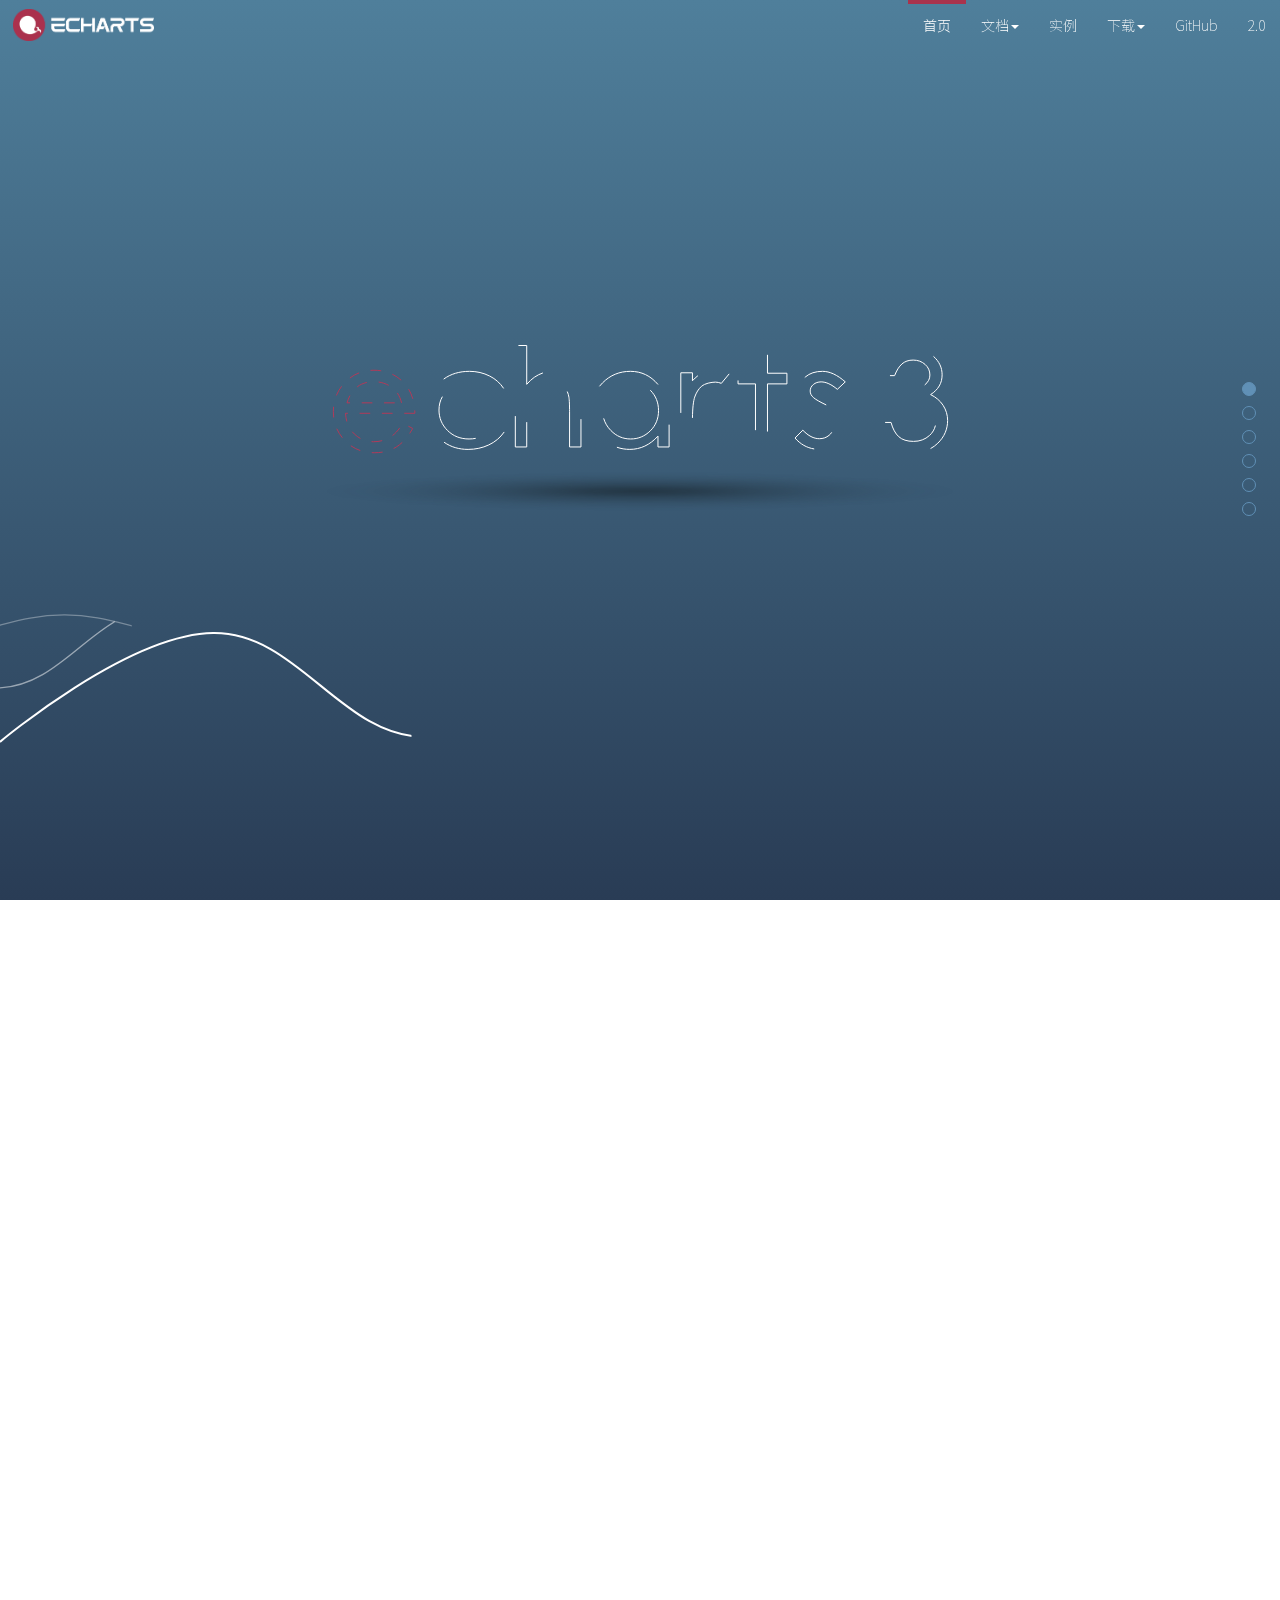
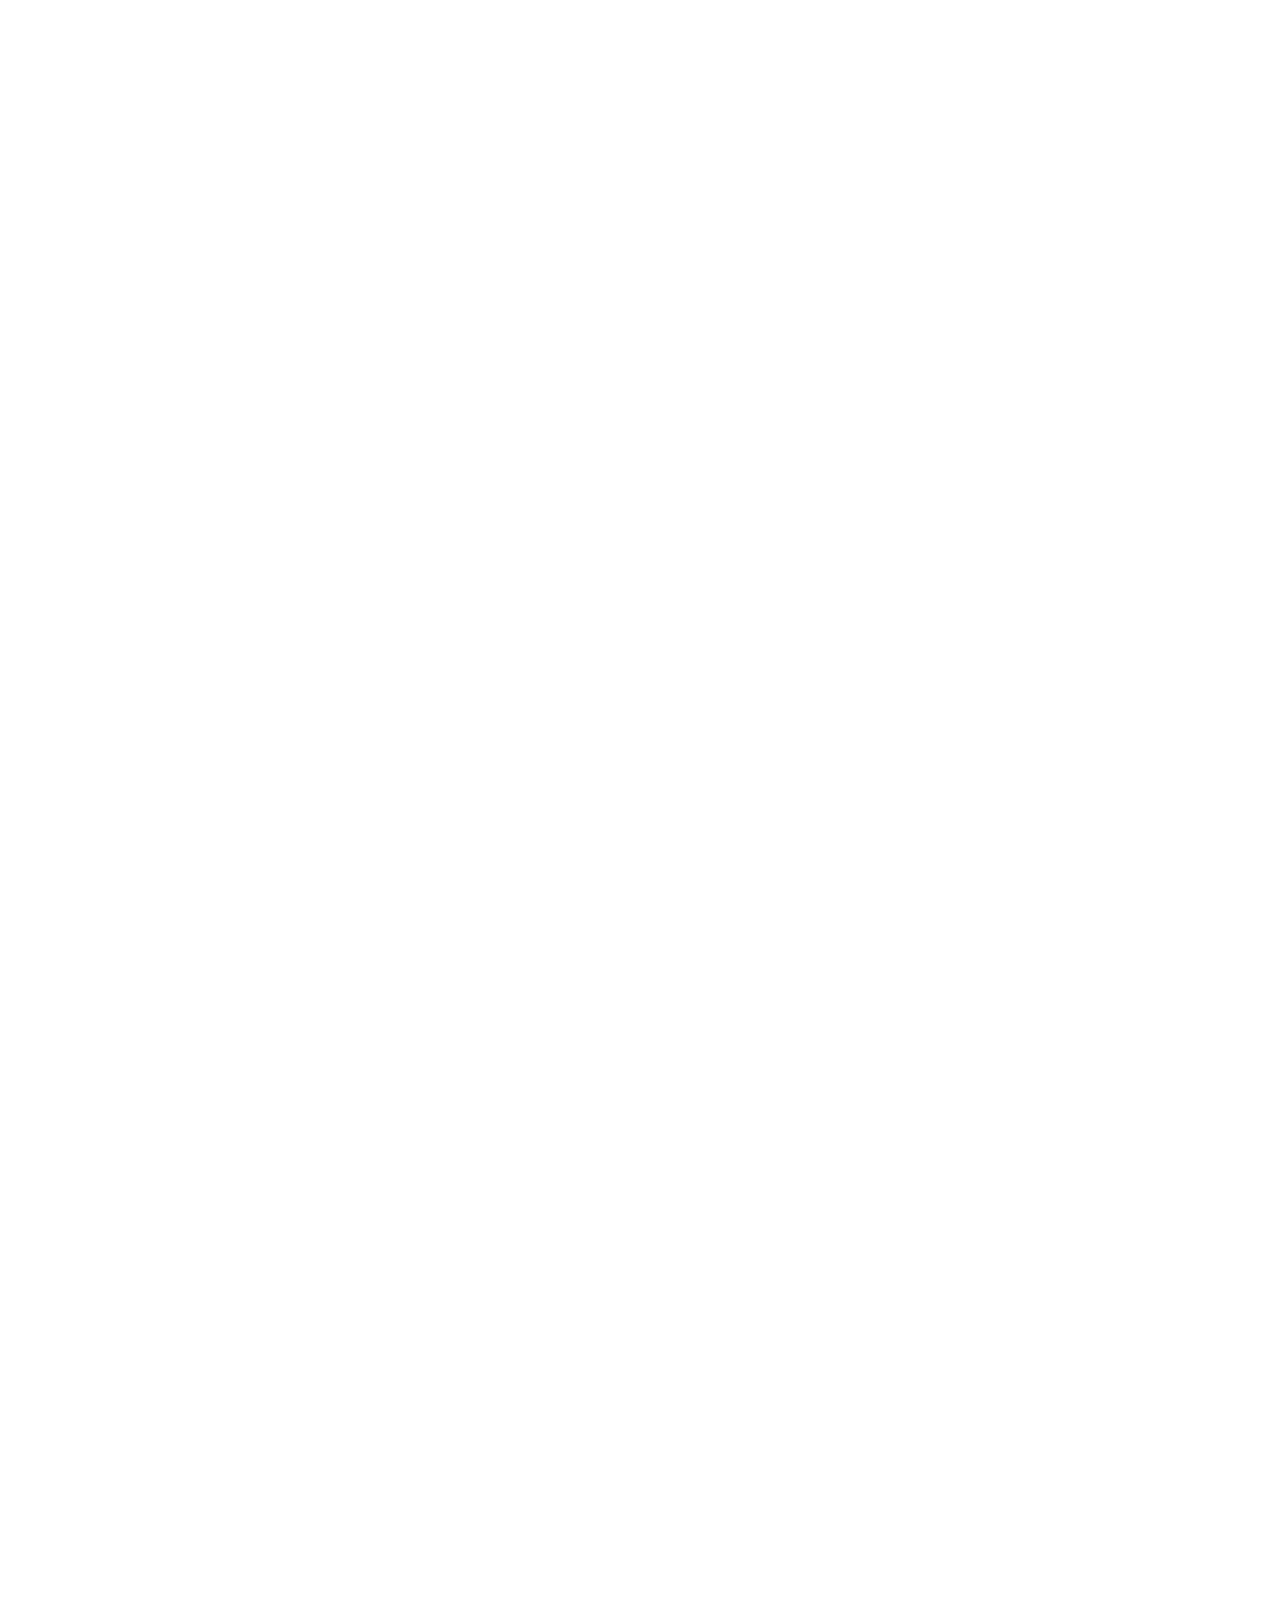
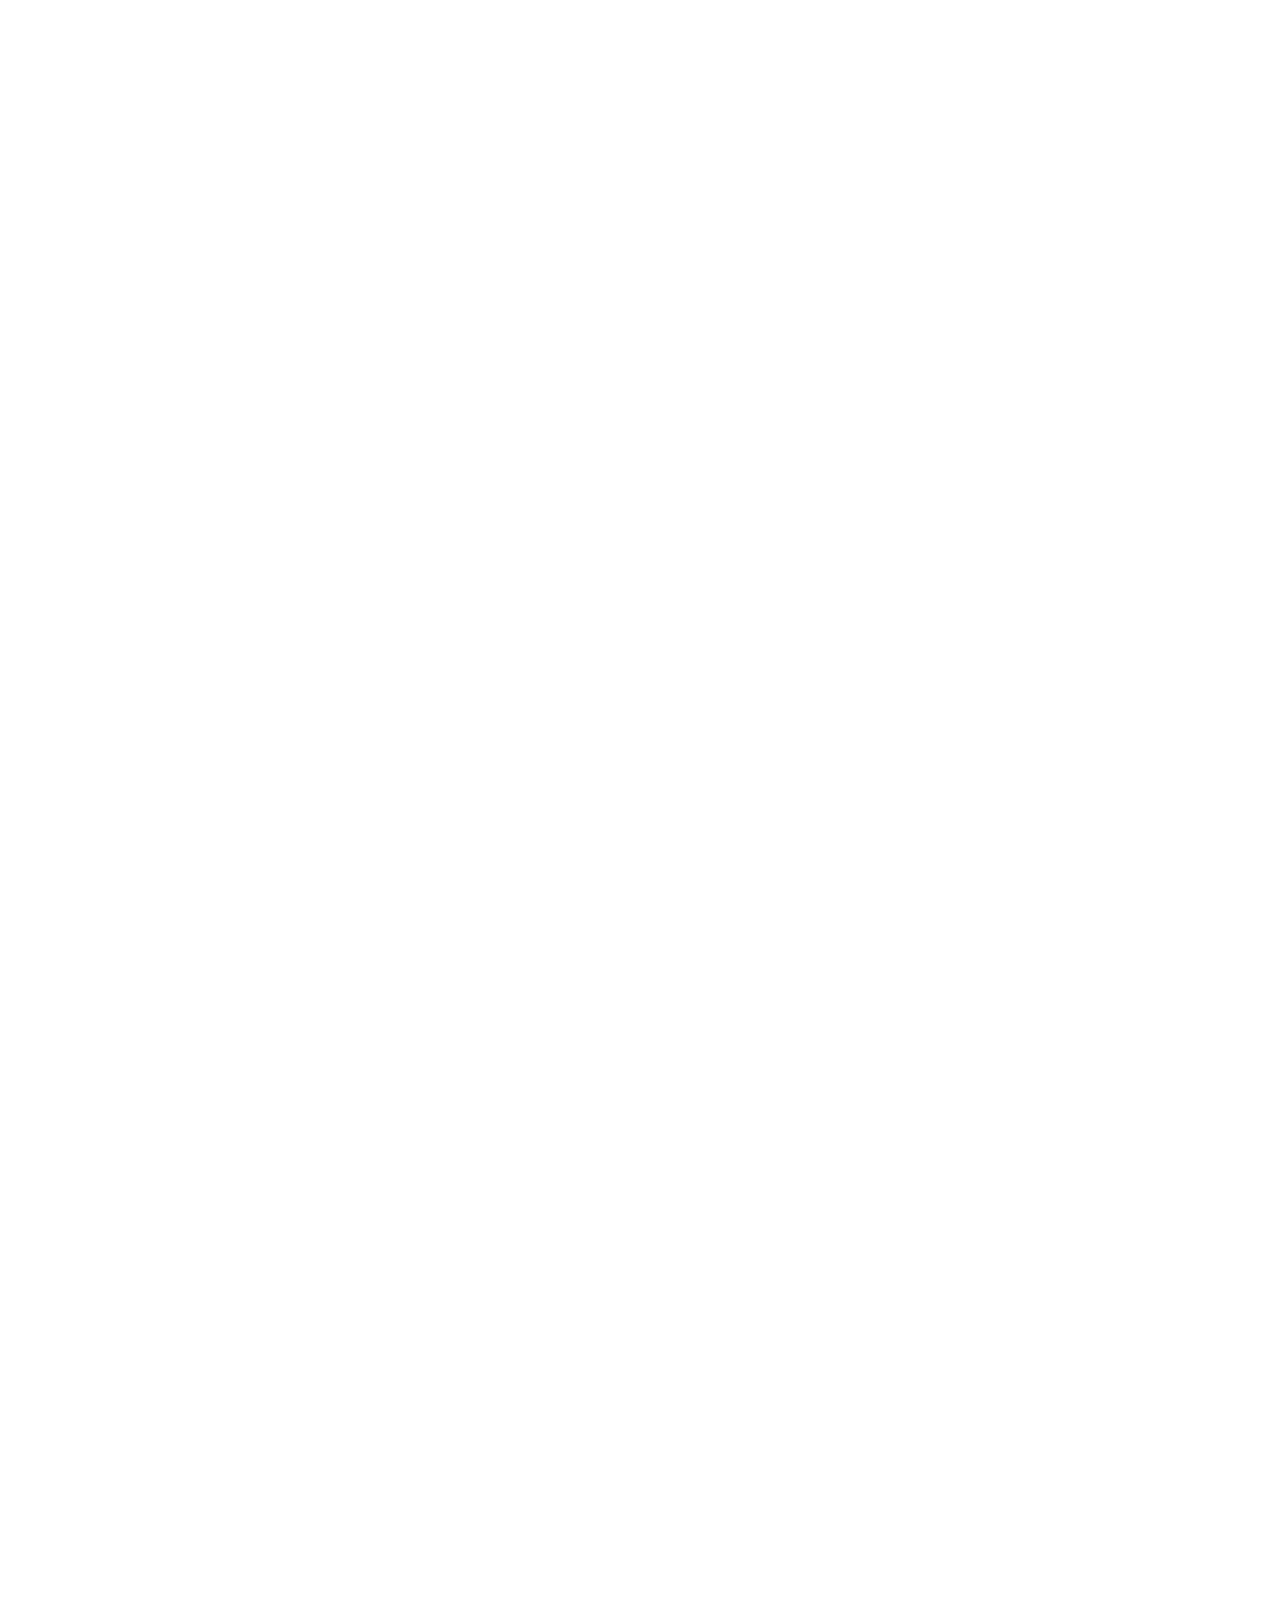
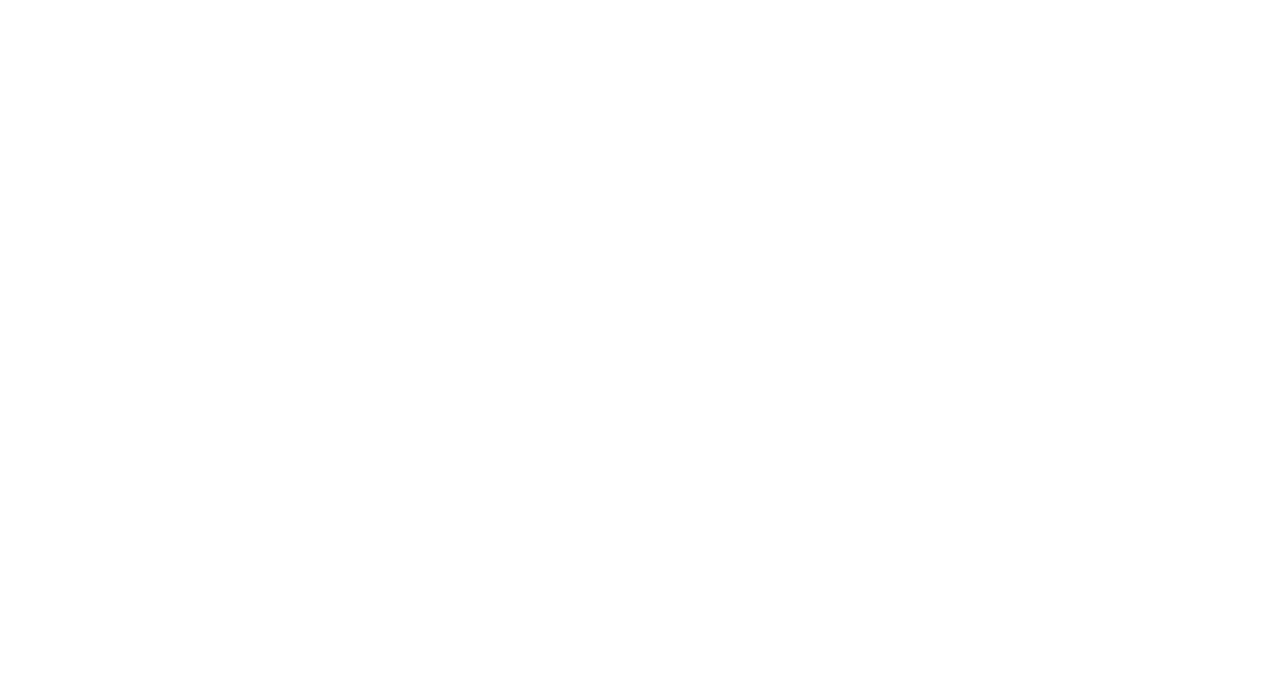
<file: echarts3.6.2-docs/index.html>
<!DOCTYPE html><html><head><meta charset="utf-8"><meta http-equiv="X-UA-Compatible" content="IE=edge"><meta name="viewport" content="width=device-width, initial-scale=1" user-scalable="no"><link rel="shortcut icon" href="images/favicon.png"><link rel="stylesheet" type="text/css" href="vendors/bootstrap/css/bootstrap.min.css"><!-- HTML5 shim and Respond.js for IE8 support of HTML5 elements and media queries--><!--[if lt IE 9]><script src="https://oss.maxcdn.com/html5shiv/3.7.2/html5shiv.min.js"></script><script src="https://oss.maxcdn.com/respond/1.4.2/respond.min.js"></script><![endif]--><link rel="stylesheet" type="text/css" href="css/main.css"><script id="font-hack" type="text/javascript">if (/windows/i.test(navigator.userAgent)) {
    var el = document.createElement('style');
    el.innerHTML = ''
        + '@font-face {font-family:"noto-thin";src:local("Microsoft Yahei");}'
        + '@font-face {font-family:"noto-light";src:local("Microsoft Yahei");}';
    document.head.insertBefore(el, document.getElementById('font-hack'));
}
</script><title>ECharts</title></head><!--[if lte IE 8]>
<body class="lower-ie">
<![endif]-->
<!--[if (gt IE 8)|!(IE)]><body class="index"></body><![endif]--><div id="lowie-main"><img src="images/forie.png" alt="ie tip"></div><div id="main"><div id="page-index"><nav role="navigation" class="navbar navbar-default navbar-fixed-top navbar-bg"><div class="container-fluid"><div class="navbar-header"><button type="button" data-toggle="collapse" data-target="#bs-example-navbar-collapse-1" aria-expanded="false" class="navbar-toggle collapsed"><span class="sr-only">Toggle navigation</span><span class="icon-bar"></span><span class="icon-bar"></span><span class="icon-bar"></span></button><a href="index.html" class="navbar-brand"><img src="images/logo.png" alt="echarts logo" class="navbar-logo"></a></div><div id="bs-example-navbar-collapse-1" class="collapse navbar-collapse"><ul class="nav navbar-nav navbar-right"><li id="nav-index"><a href="index.html">首页</a></li><li id="nav-doc" class="dropdown"><a href="index.html#" data-toggle="dropdown" class="dropdown-toggle">文档<b class="caret"></b></a><ul class="dropdown-menu"><li><a href="tutorial.html">教程</a></li><li><a href="api.html">API</a></li><li><a href="option.html">配置项手册</a></li><li><a href="changelog.html">Changelog</a></li></ul></li><li id="nav-examples"><a href="./gallery/index.html">实例</a></li><li id="nav-download" class="dropdown"><a href="index.html#" data-toggle="dropdown" class="dropdown-toggle">下载<b class="caret"></b></a><ul class="dropdown-menu"><li><a href="download.html">下载</a></li><li><a href="builder.html">在线构建</a></li><li><a href="download-map.html">地图</a></li><li><a href="download-theme.html">主题</a></li></ul></li><li id="nav-github"><a href="https://github.com/ecomfe/echarts" target="_blank">GitHub</a></li><li id="nav-2" class="0"><a href="echarts2/index.html">2.0</a></li></ul></div></div></nav><div id="fullpage"><div class="section section-one"><div class="container-one"><div id="animate-logo"></div><img src="images/index/shadow.png" alt="echarts3 shadow" class="shadow"><div id="wave"></div></div></div><div class="section section-two"><div class="container-two"><div class="img-bg"></div><!-- .header--><h2>每次用心改变 社区看得见</h2><div id="github-line-chart"></div><!-- .footer--></div></div><div class="section section-three"><div class="container-three row"><div class="col-md-6 col-sm-6"><div id="file-size-chart" class="file"></div></div><div class="col-md-6 col-sm-6"><h2>更小文件 更大作为</h2><p>更小体积的文件，满足更轻便的使用需求<br>更灵活的打包方式，可自由选择你需要的图表和组件</p></div></div></div><div class="section section-four"><div class="container-four row"><div class="col-md-7 col-sm-7 device-wrap"><img src="images/index/device.png" alt="header" class="device"></div><div class="col-md-5 col-sm-5 text-wrap"><h2>移动端强势来袭</h2><p>良好的自适应效果<br>专属的移动端交互体验</p></div></div></div><div class="section section-five"><div class="container-five row"><div class="text-header-wrap"><h2>更丰富的可视化效果</h2><p>新增更多图表类型，更好的满足不同数据的处理需求 更多的搭配方案让你的数据呈现方式更个性和完美</p></div><div class="list"><img src="images/index/1.png" data-index='1'><i></i><i></i><img src="images/index/2.png" data-index='2'><i></i><i></i><img src="images/index/3.png" data-index='3'><i></i><i></i><img src="images/index/4.png" data-index='4' class="cur-item"><i></i><i></i><img src="images/index/5.png" data-index='5'><i></i><i></i><img src="images/index/6.png" data-index='6'><i></i><i></i><img src="images/index/7.png" data-index='7'></div><div class="text-wrap"><h2>更丰富的可视化效果</h2><p>新增更多图表类型，更好的满足不同数据的处理需求<br />更多的搭配方案让你的数据呈现方式更个性和完美</p></div></div></div><div class="section section-six"><div class="container-six"><h2>Echarts 3.0的这一切仅仅是一个新的开始</h2><h2>在探索和完善的道路上我们从未停止脚步</h2><a href="examples.html" class="start-btn">Get started</a></div><footer id="footer"><div class="list-wrapper"><div class="product-list"><h2>百度EFE更多产品</h2><ul id="efe-more"></ul></div><div class="echarts-product"><h2>ECharts团队出品</h2><ul><li><a href="http://tushuo.baidu.com/" target="_blank">Baidu图说</a></li><li><a href="http://github.com/ecomfe/zrender" target="_blank">ZRender</a></li><li><a href="https://github.com/pissang/qtek" target="_blank">QTEK</a></li></ul></div><div class="contact-list"><h2>联系我们</h2><ul><li><a href="https://github.com/ecomfe/echarts" target="_blank">GitHub（问题反馈渠道）</a></li><li><a href="http://weibo.com/echarts" target="_blank">Weibo</a></li><li><a href="mailto:echarts-bug@baidu.com" target="_blank">Email</a></li></ul></div><div class="more"><h2>更多</h2><ul><li><a href="https://github.com/ecomfe/echarts/blob/master/LICENSE" target="_blank">License(BSD)</a></li></ul></div></div><div class="copyrights">© 2015<a href="http://www.baidu.com" target="_blank">Baidu</a></div></footer><script>var xhr = new XMLHttpRequest();
xhr.open('GET', 'efe-meta/html/full-intro.html', true);
xhr.send();
xhr.onreadystatechange = function() {
    if (xhr.readyState === 4 && xhr.status === 200) {
        var efeMore = document.getElementById('efe-more');
        efeMore.insertAdjacentHTML(
            'beforeend', xhr.responseText.replace(/<dd>.*?<\/dd>/g, '')
        );

        var removed = [
            'a[href="http://echarts.baidu.com/"]',
            'a[href="http://tushuo.baidu.com/"]',
        ];
        removed.forEach(function (query) {
            var result = efeMore.querySelectorAll(query)[0];
            var dtNode = result && result.parentNode;
            dtNode.parentNode.removeChild(dtNode);
        });


    }
};</script></div></div></div></div><script type="text/javascript" src="vendors/jquery/jquery.min.js"></script><script type="text/javascript" src="vendors/bootstrap/js/bootstrap.min.js"></script><script type="text/javascript" src="vendors/bootstrap/js/validator.js"></script><link rel="stylesheet" type="text/css" href="vendors/fullpage/jquery.fullpage.min.css"><script type="text/javascript" src="vendors/fullpage/jquery.fullpage.min.js"></script><script type="text/javascript" src="vendors/echarts/echarts.simple.min.js"></script><script type="text/javascript">(function () {
    if ($('.lower-ie').length) {
        return;
    }
    document.getElementById('nav-index').className = 'active';
    var defaultEle = $('.navbar-default');
    defaultEle.addClass('navbar-bg');

    document.writeln('<script language="javascript" src="js/index.js">');
    document.writeln('</scr' + 'ipt>');

    // enabling full page plugin
    $(document).ready(function() {
        // draw polyline and sine wave animation
        drawCanvasOne();
        drawLogo();
        // enabling full page plugin
        $('#fullpage').fullpage({
            navigation: true,
            resize: true,
            onLeave: function (index, nextIndex, direction) {
                if ($('.navbar-toggle').attr('aria-expanded') === 'true') {
                    $('.navbar-toggle').trigger('click');
                }
                $('.dropdown-toggle').each(function () {
                    var $toggleBtn = $(this);
                    if ($toggleBtn.attr('aria-expanded') === 'true') {
                        $toggleBtn.parent().removeClass('open');
                        $toggleBtn.trigger('click');
                    }
                });
                if (nextIndex === 2) {
                    initGithubCharts();
                }
                if (nextIndex === 3) {
                    initSizeCharts();
                }
                if (nextIndex === 4) {
                    $('.section-four').find('.text-wrap').addClass('text-wrap-animate')
                        .end().find('.device-wrap').addClass('device-wrap-animate');
                }
                defaultEle.toggleClass('navbar-bg', nextIndex === 1);
            }
        });
        var container = $('.container-five');
        container.on('mouseenter', 'img', function () {
            var target = $(this);
            if (target.hasClass('cur-item')) {
                return;
            }
            var index = +target.data('index');
            container.find('.cur-item').removeClass('cur-item');
            target.addClass('cur-item');
        });
    });
})();</script></html>
</file>
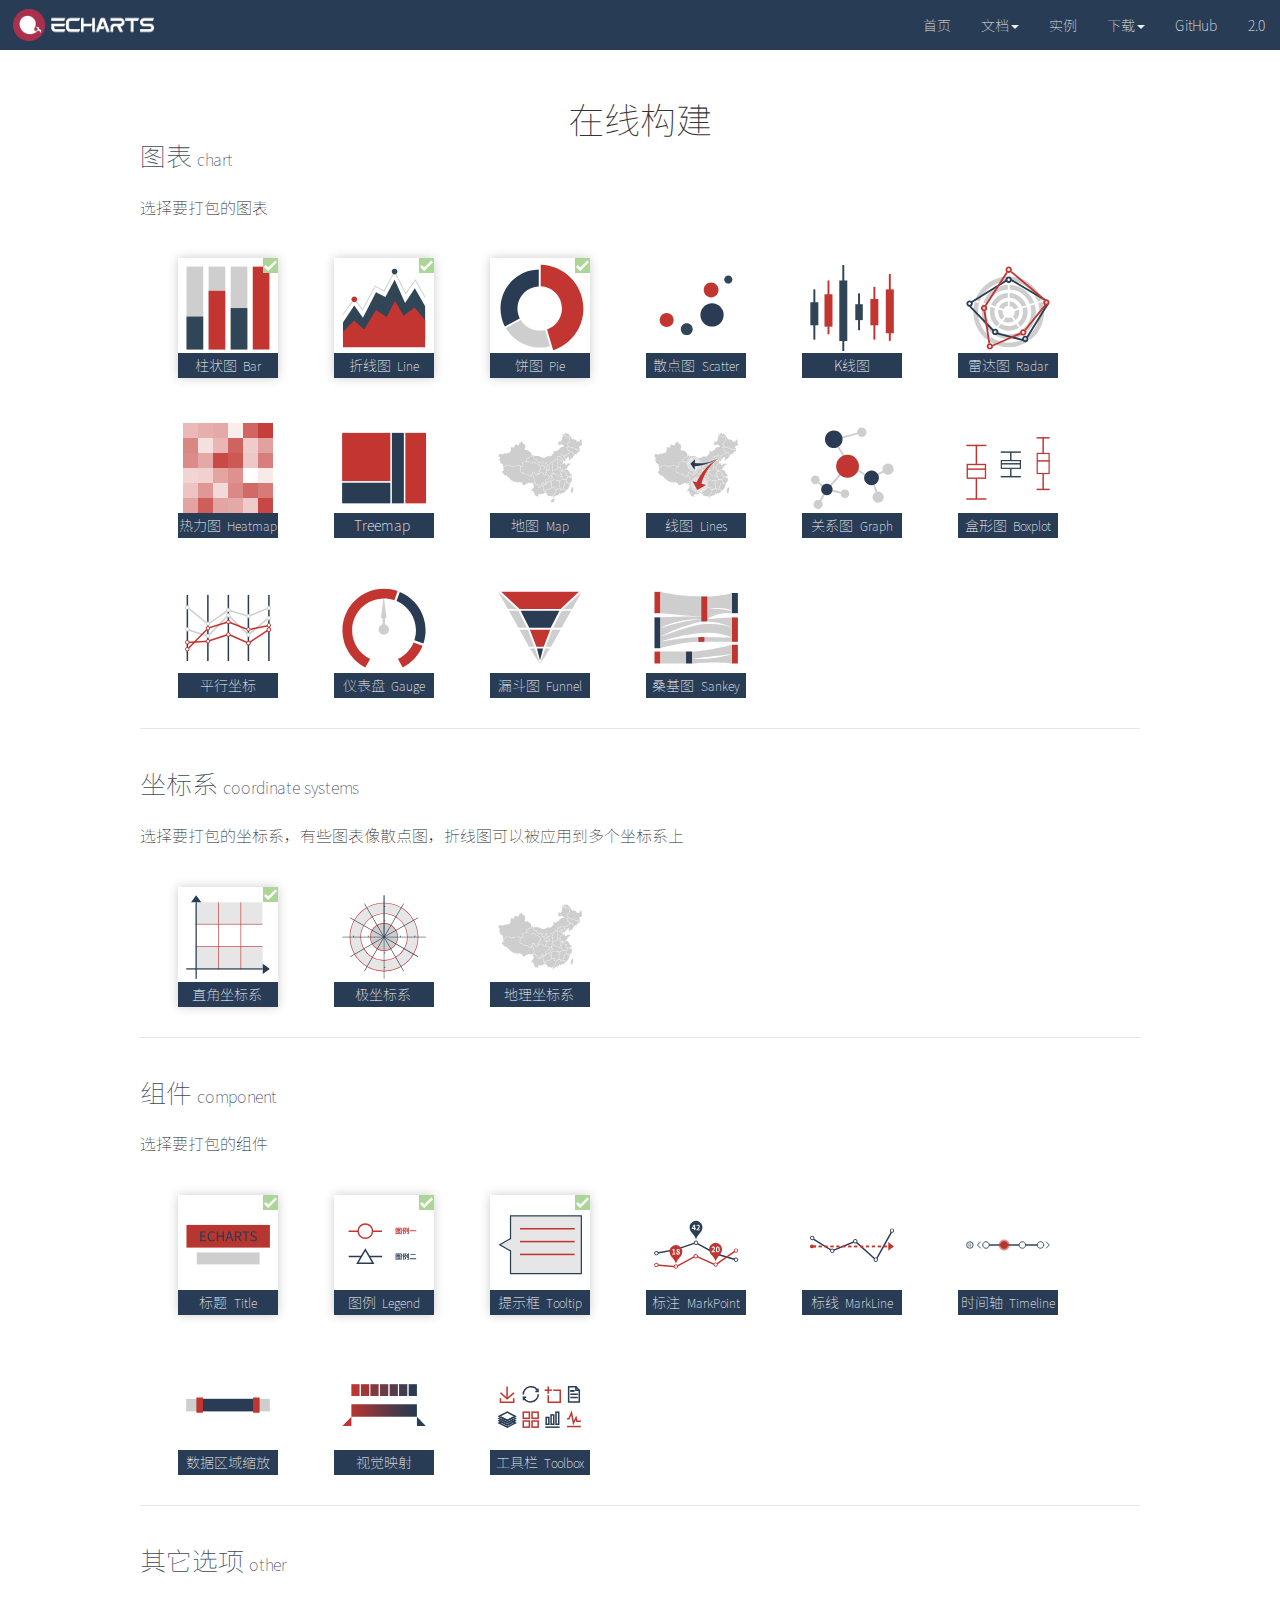
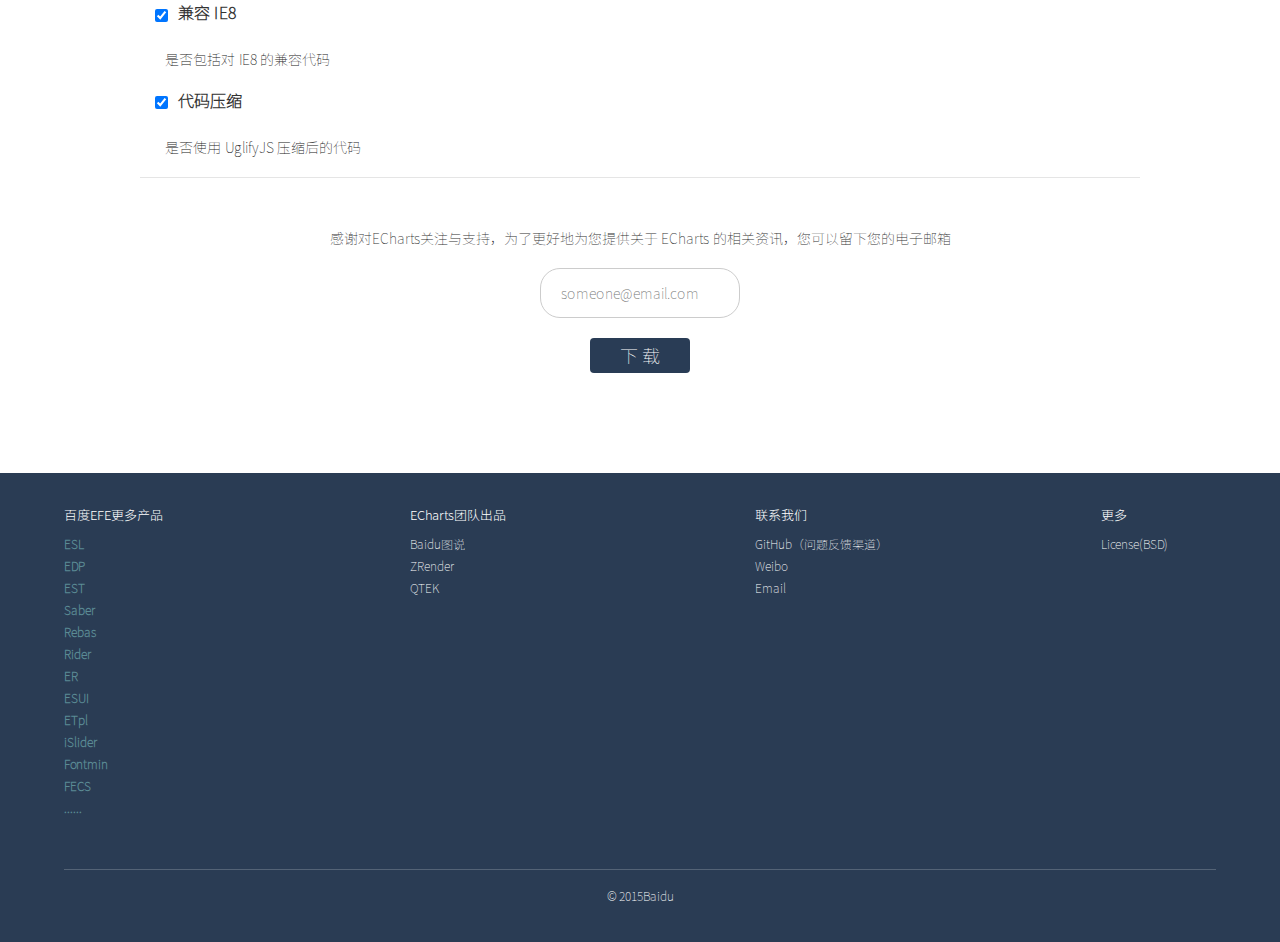
<file: echarts3.6.2-docs/builder.html>
<!DOCTYPE html><html><head><meta charset="utf-8"><meta http-equiv="X-UA-Compatible" content="IE=edge"><meta name="viewport" content="width=device-width, initial-scale=1" user-scalable="no"><link rel="shortcut icon" href="images/favicon.png"><link rel="stylesheet" type="text/css" href="vendors/bootstrap/css/bootstrap.min.css"><!-- HTML5 shim and Respond.js for IE8 support of HTML5 elements and media queries--><!--[if lt IE 9]><script src="https://oss.maxcdn.com/html5shiv/3.7.2/html5shiv.min.js"></script><script src="https://oss.maxcdn.com/respond/1.4.2/respond.min.js"></script><![endif]--><link rel="stylesheet" type="text/css" href="css/main.css"><script id="font-hack" type="text/javascript">if (/windows/i.test(navigator.userAgent)) {
    var el = document.createElement('style');
    el.innerHTML = ''
        + '@font-face {font-family:"noto-thin";src:local("Microsoft Yahei");}'
        + '@font-face {font-family:"noto-light";src:local("Microsoft Yahei");}';
    document.head.insertBefore(el, document.getElementById('font-hack'));
}
</script><title>ECharts Builder</title></head><!--[if lte IE 8]>
<body class="lower-ie">
<![endif]-->
<!--[if (gt IE 8)|!(IE)]><body class="undefined"></body><![endif]--><div id="lowie-main"><img src="images/forie.png" alt="ie tip"></div><div id="main"><nav class="navbar navbar-default navbar-fixed-top"><div class="container-fluid"><div class="navbar-header"><button type="button" data-toggle="collapse" data-target="#bs-example-navbar-collapse-1" aria-expanded="false" class="navbar-toggle collapsed"><span class="sr-only">Toggle navigation</span><span class="icon-bar"></span><span class="icon-bar"></span><span class="icon-bar"></span></button><a href="index.html" class="navbar-brand"><img src="images/logo.png" alt="echarts logo" class="navbar-logo"></a></div><div id="bs-example-navbar-collapse-1" class="collapse navbar-collapse"><ul class="nav navbar-nav navbar-right"><li id="nav-index"><a href="index.html">首页</a></li><li id="nav-doc" class="dropdown"><a href="builder.html#" data-toggle="dropdown" class="dropdown-toggle">文档<b class="caret"></b></a><ul class="dropdown-menu"><li><a href="tutorial.html">教程</a></li><li><a href="api.html">API</a></li><li><a href="option.html">配置项手册</a></li><li><a href="changelog.html">Changelog</a></li></ul></li><li id="nav-examples"><a href="examples.html">实例</a></li><li id="nav-download" class="dropdown"><a href="builder.html#" data-toggle="dropdown" class="dropdown-toggle">下载<b class="caret"></b></a><ul class="dropdown-menu"><li><a href="download.html">下载</a></li><li><a href="builder.html">在线构建</a></li><li><a href="download-map.html">地图</a></li><li><a href="download-theme.html">主题</a></li></ul></li><li id="nav-github"><a href="https://github.com/ecomfe/echarts" target="_blank">GitHub</a></li><li id="nav-2" class="0"><a href="echarts2/index.html">2.0</a></li></ul></div></div></nav><div id="builder"><h1>在线构建</h1><div id="configuration"><section id="charts"><h3>图表<span>chart</span></h3><p class="desc">选择要打包的图表</p><ul><li class="checked"><img src="images/builder/chart/bar.svg" alt=""><input type="checkbox" name="bar"><h5>柱状图 <span>Bar</span></h5></li><li class="checked"><img src="images/builder/chart/line.svg" alt=""><input type="checkbox" name="line"><h5>折线图 <span>Line</span></h5></li><li class="checked"><img src="images/builder/chart/pie.svg" alt=""><input type="checkbox" name="pie"><h5>饼图 <span>Pie</span></h5></li><li><img src="images/builder/chart/scatter.svg" alt=""><input type="checkbox" name="scatter"><h5>散点图 <span>Scatter</span></h5></li><li><img src="images/builder/chart/candlestick.svg" alt=""><input type="checkbox" name="candlestick"><h5>K线图 <span>Candlestick</span></h5></li><li><img src="images/builder/chart/radar.svg" alt=""><input type="checkbox" name="radar"><h5>雷达图 <span>Radar</span></h5></li><li><img src="images/builder/chart/heatmap.svg" alt=""><input type="checkbox" name="heatmap"><h5>热力图 <span>Heatmap</span></h5></li><li><img src="images/builder/chart/treemap.svg" alt=""><input type="checkbox" name="treemap"><h5>Treemap <span></span></h5></li><li><img src="images/builder/chart/map.svg" alt=""><input type="checkbox" name="map"><h5>地图 <span>Map</span></h5></li><li><img src="images/builder/chart/lines.svg" alt=""><input type="checkbox" name="lines"><h5>线图 <span>Lines</span></h5></li><li><img src="images/builder/chart/graph.svg" alt=""><input type="checkbox" name="graph"><h5>关系图 <span>Graph</span></h5></li><li><img src="images/builder/chart/boxplot.svg" alt=""><input type="checkbox" name="boxplot"><h5>盒形图 <span>Boxplot</span></h5></li><li><img src="images/builder/chart/parallel.svg" alt=""><input type="checkbox" name="parallel"><h5>平行坐标 <span>Parallel</span></h5></li><li><img src="images/builder/chart/gauge.svg" alt=""><input type="checkbox" name="gauge"><h5>仪表盘 <span>Gauge</span></h5></li><li><img src="images/builder/chart/funnel.svg" alt=""><input type="checkbox" name="funnel"><h5>漏斗图 <span>Funnel</span></h5></li><li><img src="images/builder/chart/sankey.svg" alt=""><input type="checkbox" name="sankey"><h5>桑基图 <span>Sankey</span></h5></li></ul></section><section id="coords"><h3>坐标系<span>coordinate systems</span></h3><p class="desc">选择要打包的坐标系，有些图表像散点图，折线图可以被应用到多个坐标系上</p><ul><li class="checked"><img src="images/builder/component/grid.svg" alt=""><input type="checkbox" name="grid"><h5>直角坐标系 <span></span></h5></li><li><img src="images/builder/component/polar.svg" alt=""><input type="checkbox" name="polar"><h5>极坐标系 <span></span></h5></li><li><img src="images/builder/component/geo.svg" alt=""><input type="checkbox" name="geo"><h5>地理坐标系 <span></span></h5></li></ul></section><section id="components"><h3>组件<span>component</span></h3><p class="desc">选择要打包的组件</p><ul><li class="checked"><img src="images/builder/component/title.svg" alt=""><input type="checkbox" name="title"><h5>标题 <span>Title</span></h5></li><li class="checked"><img src="images/builder/component/legend.svg" alt=""><input type="checkbox" name="legend"><h5>图例 <span>Legend</span></h5></li><li class="checked"><img src="images/builder/component/tooltip.svg" alt=""><input type="checkbox" name="tooltip"><h5>提示框 <span>Tooltip</span></h5></li><li><img src="images/builder/component/markPoint.svg" alt=""><input type="checkbox" name="markPoint"><h5>标注 <span>MarkPoint</span></h5></li><li><img src="images/builder/component/markLine.svg" alt=""><input type="checkbox" name="markLine"><h5>标线 <span>MarkLine</span></h5></li><li><img src="images/builder/component/timeline.svg" alt=""><input type="checkbox" name="timeline"><h5>时间轴 <span>Timeline</span></h5></li><li><img src="images/builder/component/dataZoom.svg" alt=""><input type="checkbox" name="dataZoom"><h5>数据区域缩放 <span>DataZoom</span></h5></li><li><img src="images/builder/component/visualMap.svg" alt=""><input type="checkbox" name="visualMap"><h5>视觉映射 <span>VisualMap</span></h5></li><li><img src="images/builder/component/toolbox.svg" alt=""><input type="checkbox" name="toolbox"><h5>工具栏 <span>Toolbox</span></h5></li></ul></section><section id="other"><h3>其它选项<span>other</span></h3><div class="other-option"><input type="checkbox" id="vml" name="vml" checked="checked"><label for="vml">兼容 IE8</label><p class="desc">是否包括对 IE8 的兼容代码</p></div><div class="other-option"><input type="checkbox" id="compress" name="compress" checked="checked"><label for="compress">代码压缩</label><p class="desc">是否使用 UglifyJS 压缩后的代码</p></div></section></div><div id="action"><p>感谢对ECharts关注与支持，为了更好地为您提供关于 ECharts 的相关资讯，您可以留下您的电子邮箱</p><div><input type="text" name="email" id="email" placeholder="someone@email.com"></div><div class="clear"></div><div><button id="build">下 载</button></div></div></div><footer id="footer"><div class="list-wrapper"><div class="product-list"><h2>百度EFE更多产品</h2><ul id="efe-more"></ul></div><div class="echarts-product"><h2>ECharts团队出品</h2><ul><li><a href="http://tushuo.baidu.com/" target="_blank">Baidu图说</a></li><li><a href="http://github.com/ecomfe/zrender" target="_blank">ZRender</a></li><li><a href="https://github.com/pissang/qtek" target="_blank">QTEK</a></li></ul></div><div class="contact-list"><h2>联系我们</h2><ul><li><a href="https://github.com/ecomfe/echarts" target="_blank">GitHub（问题反馈渠道）</a></li><li><a href="http://weibo.com/echarts" target="_blank">Weibo</a></li><li><a href="mailto:echarts-bug@baidu.com" target="_blank">Email</a></li></ul></div><div class="more"><h2>更多</h2><ul><li><a href="https://github.com/ecomfe/echarts/blob/master/LICENSE" target="_blank">License(BSD)</a></li></ul></div></div><div class="copyrights">© 2015<a href="http://www.baidu.com" target="_blank">Baidu</a></div></footer><script>var xhr = new XMLHttpRequest();
xhr.open('GET', 'efe-meta/html/full-intro.html', true);
xhr.send();
xhr.onreadystatechange = function() {
    if (xhr.readyState === 4 && xhr.status === 200) {
        var efeMore = document.getElementById('efe-more');
        efeMore.insertAdjacentHTML(
            'beforeend', xhr.responseText.replace(/<dd>.*?<\/dd>/g, '')
        );

        var removed = [
            'a[href="http://echarts.baidu.com/"]',
            'a[href="http://tushuo.baidu.com/"]',
        ];
        removed.forEach(function (query) {
            var result = efeMore.querySelectorAll(query)[0];
            var dtNode = result && result.parentNode;
            dtNode.parentNode.removeChild(dtNode);
        });


    }
};</script></div><script type="text/javascript" src="vendors/jquery/jquery.min.js"></script><script type="text/javascript" src="vendors/bootstrap/js/bootstrap.min.js"></script><script type="text/javascript" src="vendors/bootstrap/js/validator.js"></script><script src="js/log.js"></script><script>function updateCheckbox() {
    $('#charts input, #components input, #coords input').each(function () {
        $(this).attr('checked', $(this).parent().hasClass('checked'));
    });
}

$('#charts li, #components li, #coords li').click(function () {
    $(this).toggleClass('checked');

    updateCheckbox();
});

updateCheckbox();

// Build
$("#build").click(function () {
    var charts = [];
    $('#charts .checked input').each(function () {
        charts.push($(this).attr('name'));
    });

    var components = [];
    $('#coords .checked input').each(function () {
        components.push($(this).attr('name'));
    });
    $('#components .checked input').each(function () {
        components.push($(this).attr('name'));
    });

    var parameters = 'charts=' + charts.join(',') + '&components=' + components.join(',');

    if (!$('#compress').prop('checked')) {
        parameters += '&source=true';
    }
    if ($('#vml').prop('checked')) {
        parameters += '&vml=true';
    }

    parameters += '&version=3';

    var email = $('#email').val();
    var log = parameters;
    if (email) {
        log += '&email=' + email;
    }
    ecLog({
        'page': 'builder',
        'version': '3.1.5',
        'build-parameters-3': log
    });

    window.open('builder/echarts.html?' + parameters);
});</script></html>
</file>
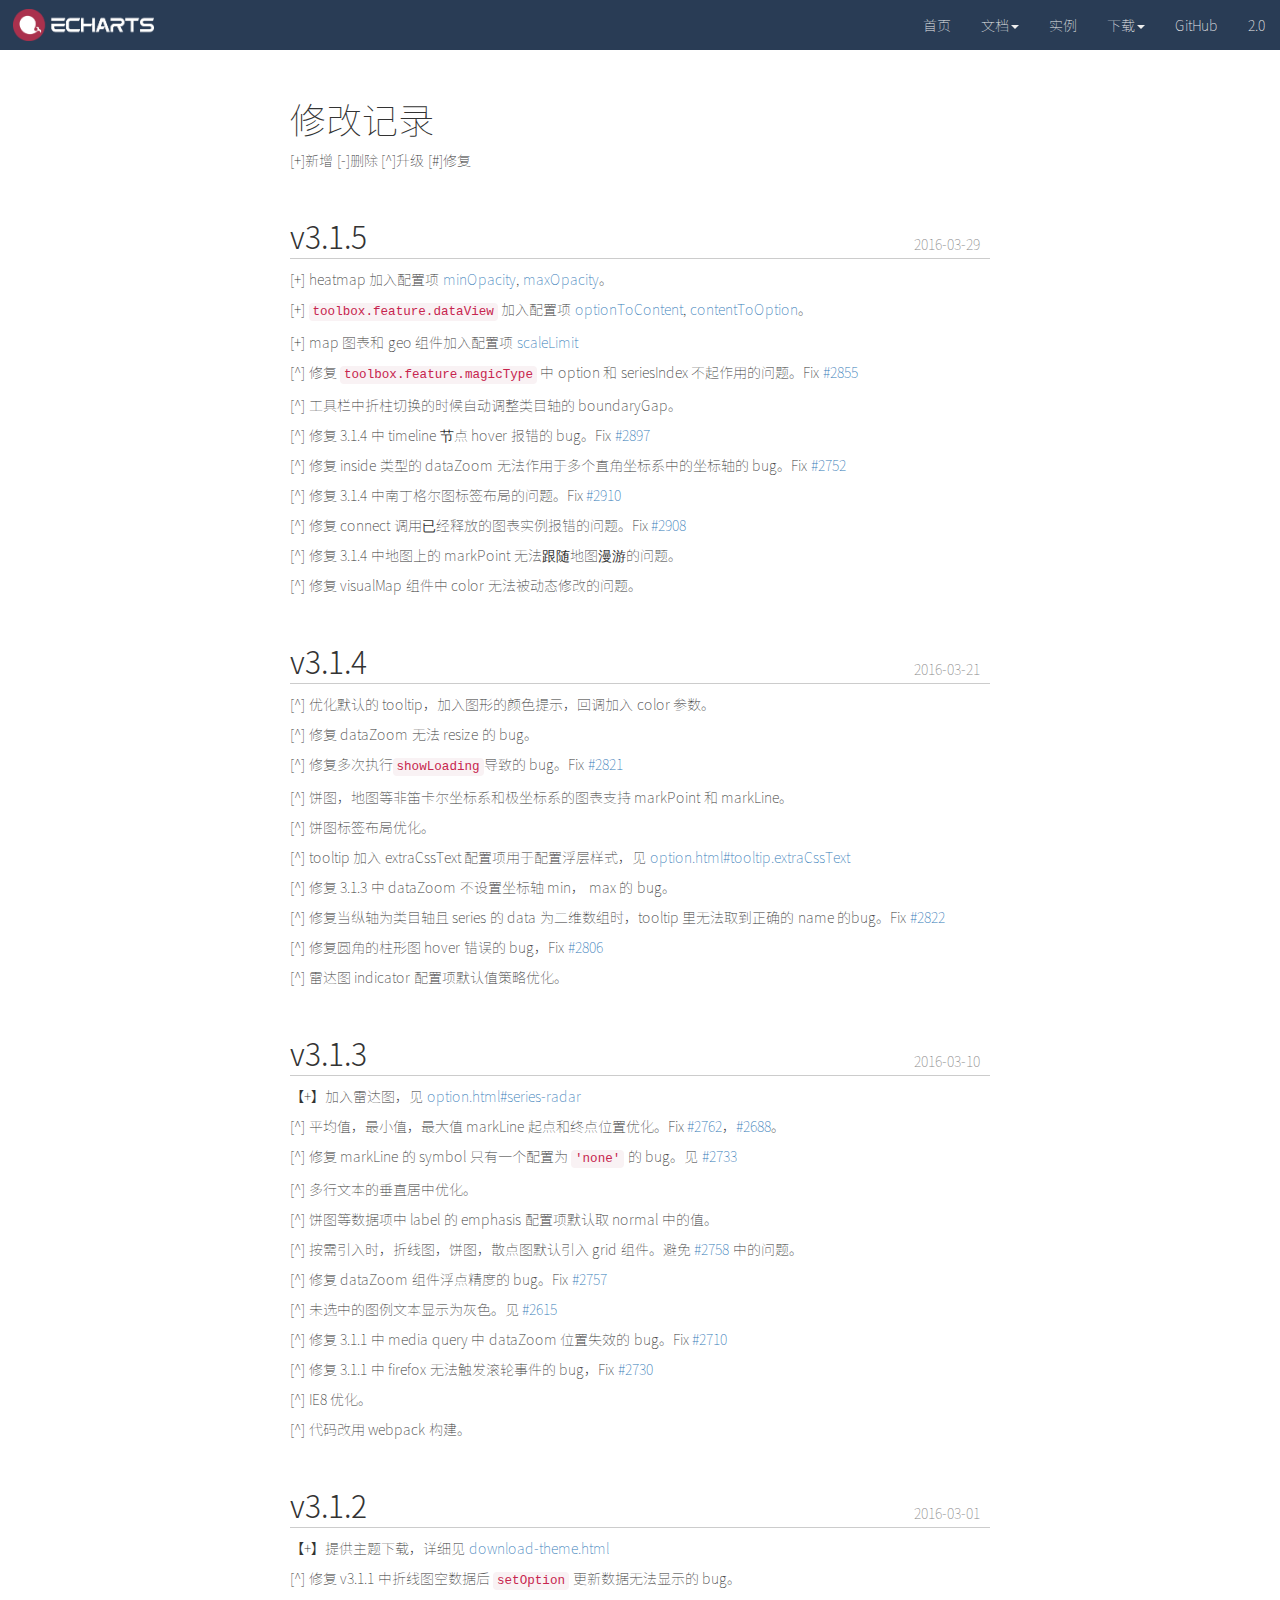
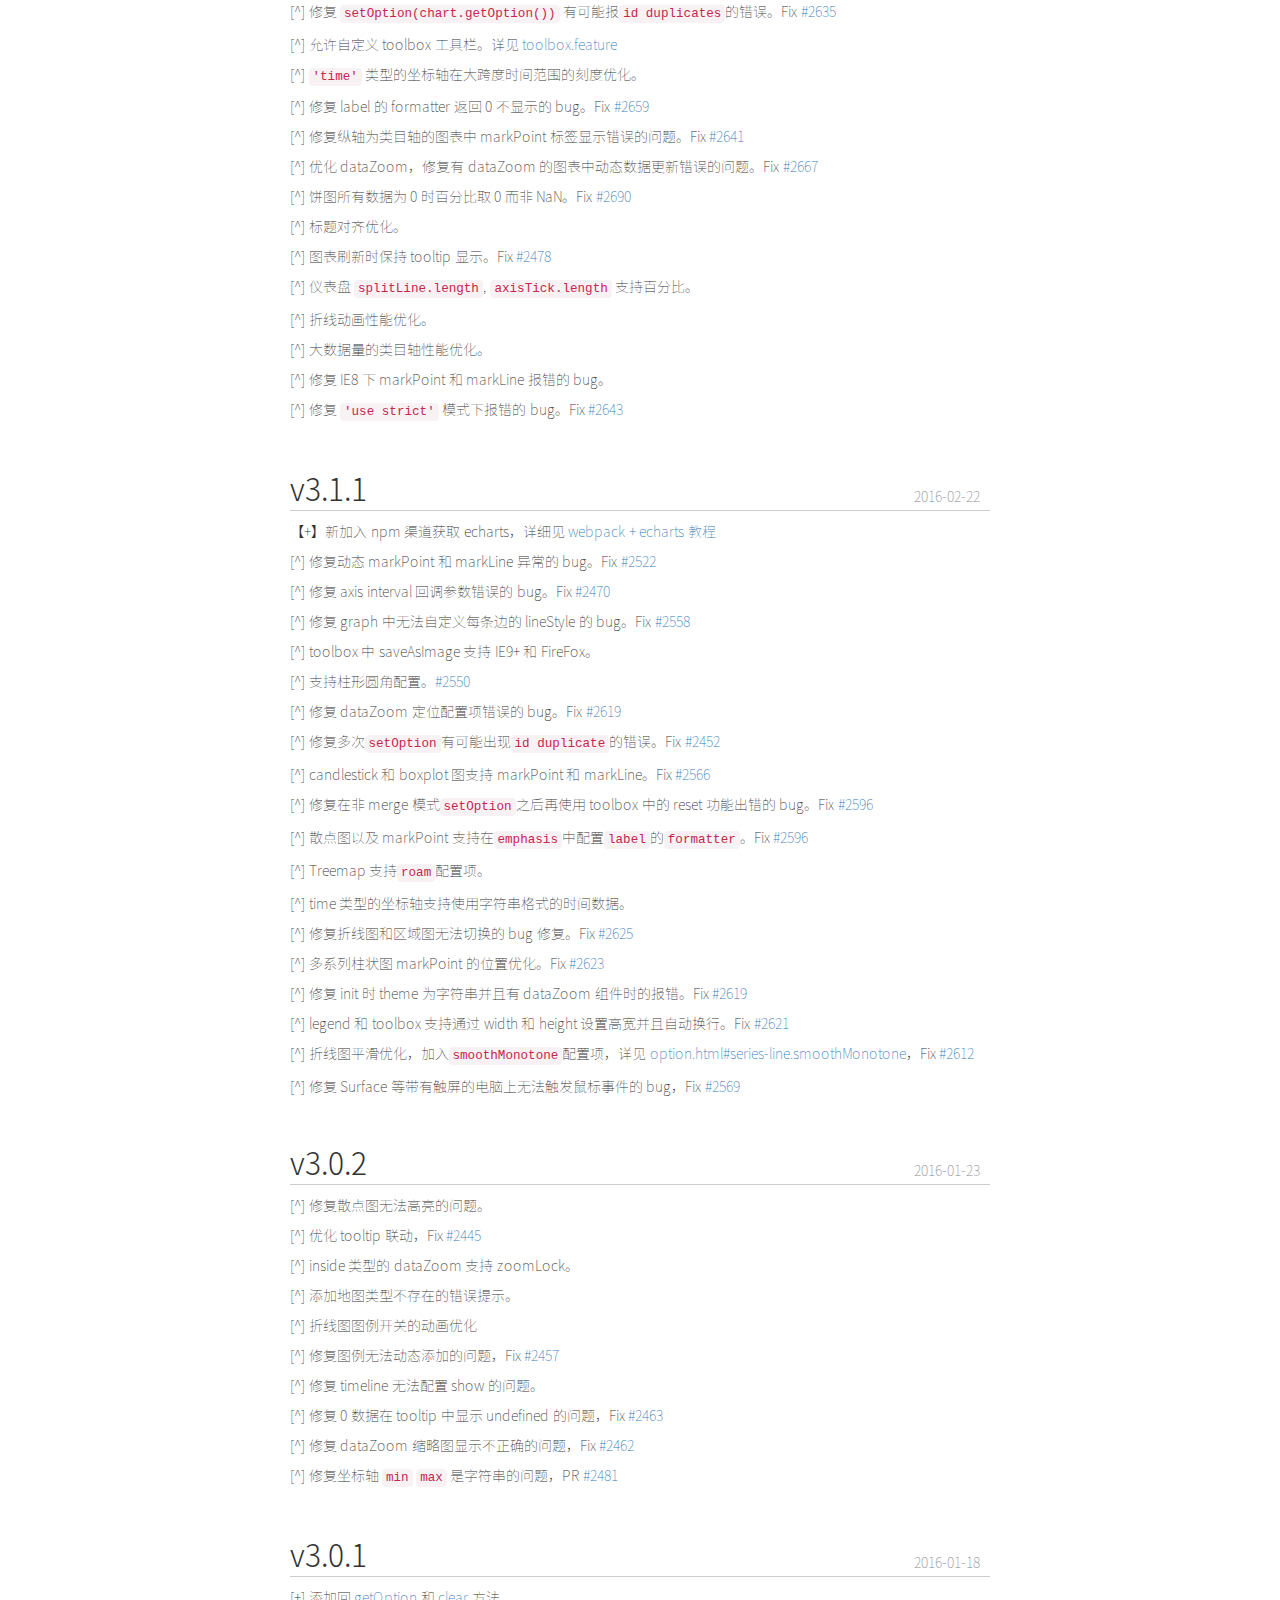
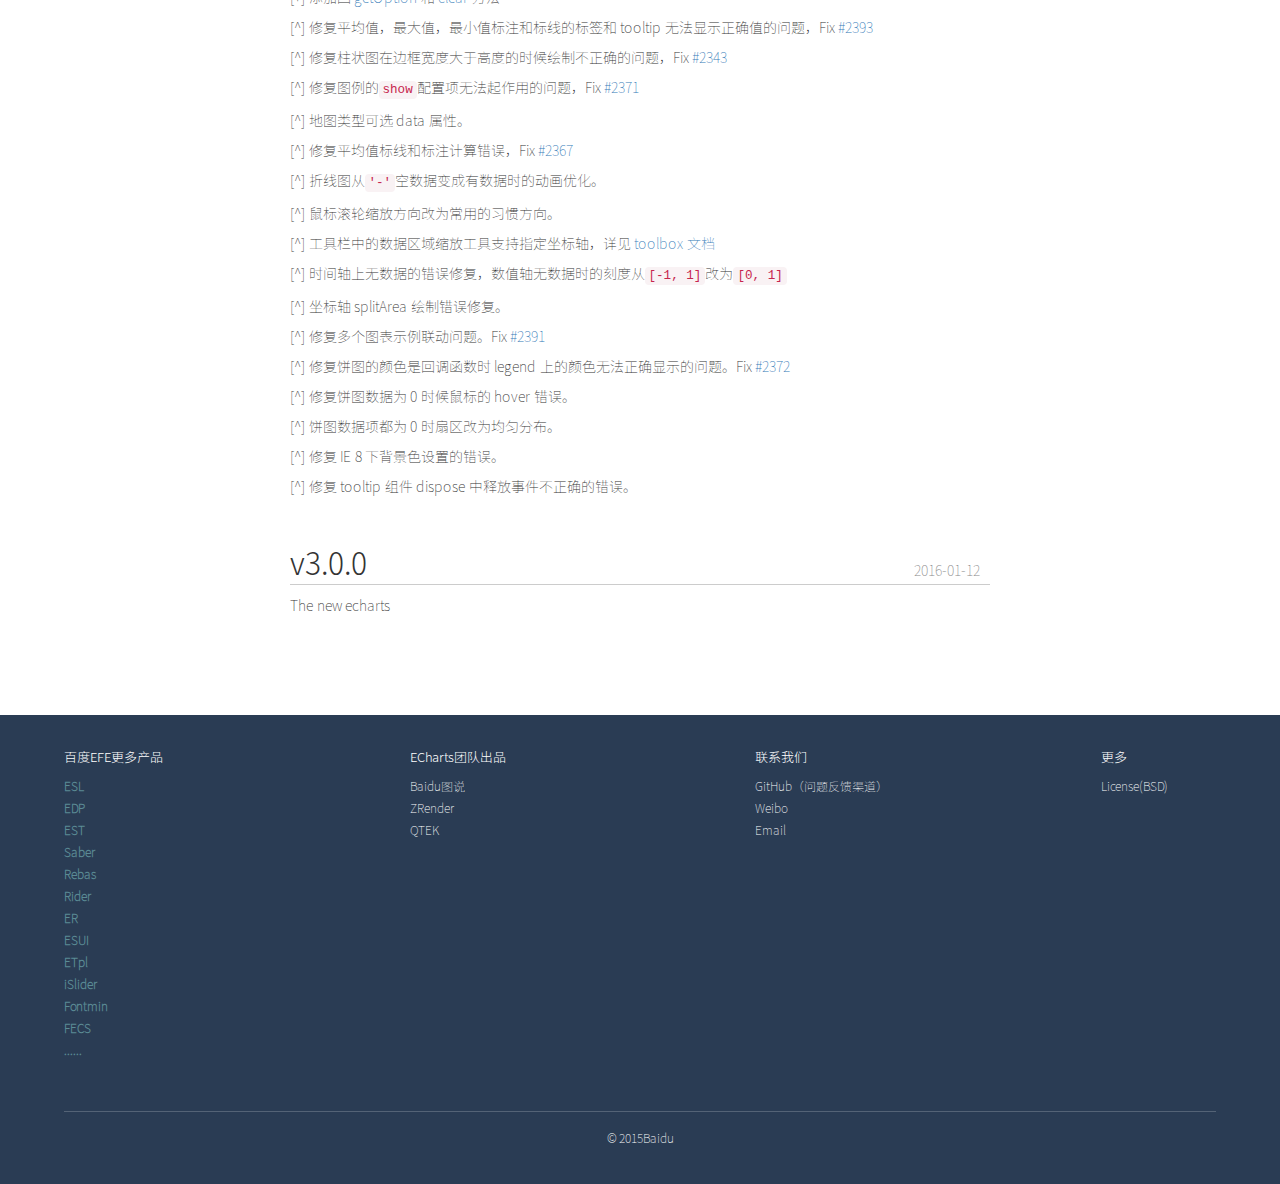
<file: echarts3.6.2-docs/changelog.html>
<!DOCTYPE html><html><head><meta charset="utf-8"><meta http-equiv="X-UA-Compatible" content="IE=edge"><meta name="viewport" content="width=device-width, initial-scale=1" user-scalable="no"><link rel="shortcut icon" href="images/favicon.png"><link rel="stylesheet" type="text/css" href="vendors/bootstrap/css/bootstrap.min.css"><!-- HTML5 shim and Respond.js for IE8 support of HTML5 elements and media queries--><!--[if lt IE 9]><script src="https://oss.maxcdn.com/html5shiv/3.7.2/html5shiv.min.js"></script><script src="https://oss.maxcdn.com/respond/1.4.2/respond.min.js"></script><![endif]--><link rel="stylesheet" type="text/css" href="css/main.css"><script id="font-hack" type="text/javascript">if (/windows/i.test(navigator.userAgent)) {
    var el = document.createElement('style');
    el.innerHTML = ''
        + '@font-face {font-family:"noto-thin";src:local("Microsoft Yahei");}'
        + '@font-face {font-family:"noto-light";src:local("Microsoft Yahei");}';
    document.head.insertBefore(el, document.getElementById('font-hack'));
}
</script></head><!--[if lte IE 8]>
<body class="lower-ie">
<![endif]-->
<!--[if (gt IE 8)|!(IE)]><body class="undefined"></body><![endif]--><div id="lowie-main"><img src="images/forie.png" alt="ie tip"></div><div id="main"><nav class="navbar navbar-default navbar-fixed-top"><div class="container-fluid"><div class="navbar-header"><button type="button" data-toggle="collapse" data-target="#bs-example-navbar-collapse-1" aria-expanded="false" class="navbar-toggle collapsed"><span class="sr-only">Toggle navigation</span><span class="icon-bar"></span><span class="icon-bar"></span><span class="icon-bar"></span></button><a href="index.html" class="navbar-brand"><img src="images/logo.png" alt="echarts logo" class="navbar-logo"></a></div><div id="bs-example-navbar-collapse-1" class="collapse navbar-collapse"><ul class="nav navbar-nav navbar-right"><li id="nav-index"><a href="index.html">首页</a></li><li id="nav-doc" class="dropdown"><a href="changelog.html#" data-toggle="dropdown" class="dropdown-toggle">文档<b class="caret"></b></a><ul class="dropdown-menu"><li><a href="tutorial.html">教程</a></li><li><a href="api.html">API</a></li><li><a href="option.html">配置项手册</a></li><li><a href="changelog.html">Changelog</a></li></ul></li><li id="nav-examples"><a href="examples.html">实例</a></li><li id="nav-download" class="dropdown"><a href="changelog.html#" data-toggle="dropdown" class="dropdown-toggle">下载<b class="caret"></b></a><ul class="dropdown-menu"><li><a href="download.html">下载</a></li><li><a href="builder.html">在线构建</a></li><li><a href="download-map.html">地图</a></li><li><a href="download-theme.html">主题</a></li></ul></li><li id="nav-github"><a href="https://github.com/ecomfe/echarts" target="_blank">GitHub</a></li><li id="nav-2" class="0"><a href="echarts2/index.html">2.0</a></li></ul></div></div></nav><div id="changelog"><h1>修改记录</h1><p class="desc">[+]新增 [-]删除 [^]升级 [#]修复</p><h2 id="v3-1-5">v3.1.5</h2>
<div class="time">2016-03-29</div>

<ul>
<li><p>[+] heatmap 加入配置项 <a href="option.html#series-heatmap.minOpacity">minOpacity</a>, <a href="option.html#series-heatmap.maxOpacity">maxOpacity</a>。</p>
</li>
<li><p>[+] <code>toolbox.feature.dataView</code> 加入配置项 <a href="option.html#toolbox.feature.dataView.optionToContent">optionToContent</a>, <a href="option.html#toolbox.feature.dataView.contentToOption">contentToOption</a>。</p>
</li>
<li><p>[+] map 图表和 geo 组件加入配置项 <a href="option.html#geo.scaleLimit">scaleLimit</a></p>
</li>
<li><p>[^] 修复 <code>toolbox.feature.magicType</code> 中 option 和 seriesIndex 不起作用的问题。Fix <a href="https://github.com/ecomfe/echarts/issues/2855">#2855</a></p>
</li>
<li><p>[^] 工具栏中折柱切换的时候自动调整类目轴的 boundaryGap。</p>
</li>
<li><p>[^] 修复 3.1.4 中 timeline 节点 hover 报错的 bug。Fix <a href="https://github.com/ecomfe/echarts/issues/2897">#2897</a></p>
</li>
<li><p>[^] 修复 inside 类型的 dataZoom 无法作用于多个直角坐标系中的坐标轴的 bug。Fix <a href="https://github.com/ecomfe/echarts/issues/2752">#2752</a></p>
</li>
<li><p>[^] 修复 3.1.4 中南丁格尔图标签布局的问题。Fix <a href="https://github.com/ecomfe/echarts/issues/2910">#2910</a></p>
</li>
<li><p>[^] 修复 connect 调用已经释放的图表实例报错的问题。Fix <a href="https://github.com/ecomfe/echarts/issues/2908">#2908</a></p>
</li>
<li><p>[^] 修复 3.1.4 中地图上的 markPoint 无法跟随地图漫游的问题。</p>
</li>
<li><p>[^] 修复 visualMap 组件中 color 无法被动态修改的问题。</p>
</li>
</ul>
<h2 id="v3-1-4">v3.1.4</h2>
<div class="time">2016-03-21</div>

<ul>
<li><p>[^] 优化默认的 tooltip，加入图形的颜色提示，回调加入 color 参数。</p>
</li>
<li><p>[^] 修复 dataZoom 无法 resize 的 bug。</p>
</li>
<li><p>[^] 修复多次执行<code>showLoading</code>导致的 bug。Fix <a href="https://github.com/ecomfe/echarts/issues/2821">#2821</a></p>
</li>
<li><p>[^] 饼图，地图等非笛卡尔坐标系和极坐标系的图表支持 markPoint 和 markLine。</p>
</li>
<li><p>[^] 饼图标签布局优化。</p>
</li>
<li><p>[^] tooltip 加入 extraCssText 配置项用于配置浮层样式，见 <a href="option.html#tooltip.extraCssText">option.html#tooltip.extraCssText</a></p>
</li>
<li><p>[^] 修复 3.1.3 中 dataZoom 不设置坐标轴 min， max 的 bug。</p>
</li>
<li><p>[^] 修复当纵轴为类目轴且 series 的 data 为二维数组时，tooltip 里无法取到正确的 name 的bug。Fix <a href="https://github.com/ecomfe/echarts/issues/2822">#2822</a></p>
</li>
<li><p>[^] 修复圆角的柱形图 hover 错误的 bug，Fix <a href="https://github.com/ecomfe/echarts/issues/2806">#2806</a></p>
</li>
<li><p>[^] 雷达图 indicator 配置项默认值策略优化。</p>
</li>
</ul>
<h2 id="v3-1-3">v3.1.3</h2>
<div class="time">2016-03-10</div>

<ul>
<li><p>【+】加入雷达图，见 <a href="option.html#series-radar">option.html#series-radar</a></p>
</li>
<li><p>[^] 平均值，最小值，最大值 markLine 起点和终点位置优化。Fix <a href="https://github.com/ecomfe/echarts/issues/2762">#2762</a>，<a href="https://github.com/ecomfe/echarts/issues/2688">#2688</a>。</p>
</li>
<li><p>[^] 修复 markLine 的 symbol 只有一个配置为 <code>&#39;none&#39;</code> 的 bug。见 <a href="https://github.com/ecomfe/echarts/issues/2733">#2733</a></p>
</li>
<li><p>[^] 多行文本的垂直居中优化。</p>
</li>
<li><p>[^] 饼图等数据项中 label 的 emphasis 配置项默认取 normal 中的值。</p>
</li>
<li><p>[^] 按需引入时，折线图，饼图，散点图默认引入 grid 组件。避免 <a href="https://github.com/ecomfe/echarts/issues/2758">#2758</a> 中的问题。</p>
</li>
<li><p>[^] 修复 dataZoom 组件浮点精度的 bug。Fix <a href="https://github.com/ecomfe/echarts/issues/2757">#2757</a></p>
</li>
<li><p>[^] 未选中的图例文本显示为灰色。见 <a href="https://github.com/ecomfe/echarts/issues/2615">#2615</a></p>
</li>
<li><p>[^] 修复 3.1.1 中 media query 中 dataZoom 位置失效的 bug。Fix <a href="https://github.com/ecomfe/echarts/issues/2710">#2710</a></p>
</li>
<li><p>[^] 修复 3.1.1 中 firefox 无法触发滚轮事件的 bug，Fix <a href="https://github.com/ecomfe/echarts/issues/2730">#2730</a></p>
</li>
<li><p>[^] IE8 优化。</p>
</li>
<li><p>[^] 代码改用 webpack 构建。</p>
</li>
</ul>
<h2 id="v3-1-2">v3.1.2</h2>
<div class="time">2016-03-01</div>

<ul>
<li><p>【+】提供主题下载，详细见 <a href="download-theme.html">download-theme.html</a></p>
</li>
<li><p>[^] 修复 v3.1.1 中折线图空数据后 <code>setOption</code> 更新数据无法显示的 bug。</p>
</li>
<li><p>[^] 修复 <code>setOption(chart.getOption())</code> 有可能报<code>id duplicates</code>的错误。Fix <a href="https://github.com/ecomfe/echarts/issues/2635">#2635</a></p>
</li>
<li><p>[^] 允许自定义 toolbox 工具栏。详见 <a href="option.html#toolbox.feature">toolbox.feature</a></p>
</li>
<li><p>[^] <code>&#39;time&#39;</code> 类型的坐标轴在大跨度时间范围的刻度优化。</p>
</li>
<li><p>[^] 修复 label 的 formatter 返回 0 不显示的 bug。Fix <a href="https://github.com/ecomfe/echarts/issues/2659">#2659</a></p>
</li>
<li><p>[^] 修复纵轴为类目轴的图表中 markPoint 标签显示错误的问题。Fix <a href="https://github.com/ecomfe/echarts/issues/2641">#2641</a></p>
</li>
<li><p>[^] 优化 dataZoom，修复有 dataZoom 的图表中动态数据更新错误的问题。Fix <a href="https://github.com/ecomfe/echarts/issues/2667">#2667</a></p>
</li>
<li><p>[^] 饼图所有数据为 0 时百分比取 0 而非 NaN。Fix <a href="https://github.com/ecomfe/echarts/issues/2667">#2690</a></p>
</li>
<li><p>[^] 标题对齐优化。</p>
</li>
<li><p>[^] 图表刷新时保持 tooltip 显示。Fix <a href="https://github.com/ecomfe/echarts/issues/2478">#2478</a></p>
</li>
<li><p>[^] 仪表盘 <code>splitLine.length</code>, <code>axisTick.length</code> 支持百分比。</p>
</li>
<li><p>[^] 折线动画性能优化。</p>
</li>
<li><p>[^] 大数据量的类目轴性能优化。</p>
</li>
<li><p>[^] 修复 IE8 下 markPoint 和 markLine 报错的 bug。</p>
</li>
<li><p>[^] 修复 <code>&#39;use strict&#39;</code> 模式下报错的 bug。Fix <a href="https://github.com/ecomfe/echarts/issues/2643">#2643</a></p>
</li>
</ul>
<h2 id="v3-1-1">v3.1.1</h2>
<div class="time">2016-02-22</div>

<ul>
<li><p>【+】新加入 npm 渠道获取 echarts，详细见 <a href="tutorial.html#%E5%9C%A8%20webpack%20%E4%B8%AD%E4%BD%BF%E7%94%A8%20ECharts">webpack + echarts 教程</a></p>
</li>
<li><p>[^] 修复动态 markPoint 和 markLine 异常的 bug。Fix <a href="https://github.com/ecomfe/echarts/issues/2522">#2522</a></p>
</li>
<li><p>[^] 修复 axis interval 回调参数错误的 bug。Fix <a href="https://github.com/ecomfe/echarts/issues/2470">#2470</a></p>
</li>
<li><p>[^] 修复 graph 中无法自定义每条边的 lineStyle 的 bug。Fix <a href="https://github.com/ecomfe/echarts/issues/2558">#2558</a></p>
</li>
<li><p>[^] toolbox 中 saveAsImage 支持 IE9+ 和 FireFox。</p>
</li>
<li><p>[^] 支持柱形圆角配置。<a href="https://github.com/ecomfe/echarts/issues/2550">#2550</a></p>
</li>
<li><p>[^] 修复 dataZoom 定位配置项错误的 bug。Fix <a href="https://github.com/ecomfe/echarts/issues/2619">#2619</a></p>
</li>
<li><p>[^] 修复多次<code>setOption</code>有可能出现<code>id duplicate</code>的错误。Fix <a href="https://github.com/ecomfe/echarts/issues/2452">#2452</a></p>
</li>
<li><p>[^] candlestick 和 boxplot 图支持 markPoint 和 markLine。Fix <a href="https://github.com/ecomfe/echarts/issues/2566">#2566</a></p>
</li>
<li><p>[^] 修复在非 merge 模式<code>setOption</code>之后再使用 toolbox 中的 reset 功能出错的 bug。Fix <a href="https://github.com/ecomfe/echarts/issues/2596">#2596</a></p>
</li>
<li><p>[^] 散点图以及 markPoint 支持在<code>emphasis</code>中配置<code>label</code>的<code>formatter</code>。Fix <a href="https://github.com/ecomfe/echarts/issues/2596">#2596</a></p>
</li>
<li><p>[^] Treemap 支持<code>roam</code>配置项。</p>
</li>
<li><p>[^] time 类型的坐标轴支持使用字符串格式的时间数据。</p>
</li>
<li><p>[^] 修复折线图和区域图无法切换的 bug 修复。Fix <a href="https://github.com/ecomfe/echarts/issues/2625">#2625</a></p>
</li>
<li><p>[^] 多系列柱状图 markPoint 的位置优化。Fix <a href="https://github.com/ecomfe/echarts/issues/2623">#2623</a></p>
</li>
<li><p>[^] 修复 init 时 theme 为字符串并且有 dataZoom 组件时的报错。Fix <a href="https://github.com/ecomfe/echarts/issues/2619">#2619</a></p>
</li>
<li><p>[^] legend 和 toolbox 支持通过 width 和 height 设置高宽并且自动换行。Fix <a href="https://github.com/ecomfe/echarts/issues/2621">#2621</a></p>
</li>
<li><p>[^] 折线图平滑优化，加入<code>smoothMonotone</code>配置项，详见 <a href="option.html#series-line.smoothMonotone">option.html#series-line.smoothMonotone</a>，Fix <a href="https://github.com/ecomfe/echarts/issues/2612">#2612</a></p>
</li>
<li><p>[^] 修复 Surface 等带有触屏的电脑上无法触发鼠标事件的 bug，Fix <a href="https://github.com/ecomfe/echarts/issues/2569">#2569</a></p>
</li>
</ul>
<h2 id="v3-0-2">v3.0.2</h2>
<div class="time">2016-01-23</div>

<ul>
<li><p>[^] 修复散点图无法高亮的问题。</p>
</li>
<li><p>[^] 优化 tooltip 联动，Fix <a href="https://github.com/ecomfe/echarts/issues/2445">#2445</a></p>
</li>
<li><p>[^] inside 类型的 dataZoom 支持 zoomLock。</p>
</li>
<li><p>[^] 添加地图类型不存在的错误提示。</p>
</li>
<li><p>[^] 折线图图例开关的动画优化</p>
</li>
<li><p>[^] 修复图例无法动态添加的问题，Fix <a href="https://github.com/ecomfe/echarts/issues/2457">#2457</a></p>
</li>
<li><p>[^] 修复 timeline 无法配置 show 的问题。</p>
</li>
<li><p>[^] 修复 0 数据在 tooltip 中显示 undefined 的问题，Fix <a href="https://github.com/ecomfe/echarts/issues/2463">#2463</a></p>
</li>
<li><p>[^] 修复 dataZoom 缩略图显示不正确的问题，Fix <a href="https://github.com/ecomfe/echarts/issues/2462">#2462</a></p>
</li>
<li><p>[^] 修复坐标轴 <code>min</code> <code>max</code> 是字符串的问题，PR <a href="https://github.com/ecomfe/echarts/pull/2481">#2481</a></p>
</li>
</ul>
<h2 id="v3-0-1">v3.0.1</h2>
<div class="time">2016-01-18</div>

<ul>
<li><p>[+] 添加回 <a href="api.html#echartsInstance.getOption">getOption</a> 和 <a href="api.html#echartsInstance.clear">clear</a> 方法</p>
</li>
<li><p>[^] 修复平均值，最大值，最小值标注和标线的标签和 tooltip 无法显示正确值的问题，Fix <a href="https://github.com/ecomfe/echarts/issues/2393">#2393</a></p>
</li>
<li><p>[^] 修复柱状图在边框宽度大于高度的时候绘制不正确的问题，Fix <a href="https://github.com/ecomfe/echarts/issues/2343">#2343</a></p>
</li>
<li><p>[^] 修复图例的<code>show</code>配置项无法起作用的问题，Fix <a href="https://github.com/ecomfe/echarts/issues/2371">#2371</a></p>
</li>
<li><p>[^] 地图类型可选 data 属性。</p>
</li>
<li><p>[^] 修复平均值标线和标注计算错误，Fix <a href="https://github.com/ecomfe/echarts/issues/2367">#2367</a></p>
</li>
<li><p>[^] 折线图从<code>&#39;-&#39;</code>空数据变成有数据时的动画优化。</p>
</li>
<li><p>[^] 鼠标滚轮缩放方向改为常用的习惯方向。</p>
</li>
<li><p>[^] 工具栏中的数据区域缩放工具支持指定坐标轴，详见<a href="option.html#toolbox.feature.dataZoom.yAxisIndex"> toolbox 文档</a></p>
</li>
<li><p>[^] 时间轴上无数据的错误修复，数值轴无数据时的刻度从<code>[-1, 1]</code>改为<code>[0, 1]</code></p>
</li>
<li><p>[^] 坐标轴 splitArea 绘制错误修复。</p>
</li>
<li><p>[^] 修复多个图表示例联动问题。Fix <a href="https://github.com/ecomfe/echarts/issues/2391">#2391</a></p>
</li>
<li><p>[^] 修复饼图的颜色是回调函数时 legend 上的颜色无法正确显示的问题。Fix <a href="https://github.com/ecomfe/echarts/issues/2372">#2372</a></p>
</li>
<li><p>[^] 修复饼图数据为 0 时候鼠标的 hover 错误。</p>
</li>
<li><p>[^] 饼图数据项都为 0 时扇区改为均匀分布。</p>
</li>
<li><p>[^] 修复 IE 8 下背景色设置的错误。</p>
</li>
<li><p>[^] 修复 tooltip 组件 dispose 中释放事件不正确的错误。</p>
</li>
</ul>
<h2 id="v3-0-0">v3.0.0</h2>
<div class="time">2016-01-12</div>

<ul>
<li>The new echarts</li>
</ul>
</div><footer id="footer"><div class="list-wrapper"><div class="product-list"><h2>百度EFE更多产品</h2><ul id="efe-more"></ul></div><div class="echarts-product"><h2>ECharts团队出品</h2><ul><li><a href="http://tushuo.baidu.com/" target="_blank">Baidu图说</a></li><li><a href="http://github.com/ecomfe/zrender" target="_blank">ZRender</a></li><li><a href="https://github.com/pissang/qtek" target="_blank">QTEK</a></li></ul></div><div class="contact-list"><h2>联系我们</h2><ul><li><a href="https://github.com/ecomfe/echarts" target="_blank">GitHub（问题反馈渠道）</a></li><li><a href="http://weibo.com/echarts" target="_blank">Weibo</a></li><li><a href="mailto:echarts-bug@baidu.com" target="_blank">Email</a></li></ul></div><div class="more"><h2>更多</h2><ul><li><a href="https://github.com/ecomfe/echarts/blob/master/LICENSE" target="_blank">License(BSD)</a></li></ul></div></div><div class="copyrights">© 2015<a href="http://www.baidu.com" target="_blank">Baidu</a></div></footer><script>var xhr = new XMLHttpRequest();
xhr.open('GET', 'efe-meta/html/full-intro.html', true);
xhr.send();
xhr.onreadystatechange = function() {
    if (xhr.readyState === 4 && xhr.status === 200) {
        var efeMore = document.getElementById('efe-more');
        efeMore.insertAdjacentHTML(
            'beforeend', xhr.responseText.replace(/<dd>.*?<\/dd>/g, '')
        );

        var removed = [
            'a[href="http://echarts.baidu.com/"]',
            'a[href="http://tushuo.baidu.com/"]',
        ];
        removed.forEach(function (query) {
            var result = efeMore.querySelectorAll(query)[0];
            var dtNode = result && result.parentNode;
            dtNode.parentNode.removeChild(dtNode);
        });


    }
};</script></div><script type="text/javascript" src="vendors/jquery/jquery.min.js"></script><script type="text/javascript" src="vendors/bootstrap/js/bootstrap.min.js"></script><script type="text/javascript" src="vendors/bootstrap/js/validator.js"></script></html>
</file>
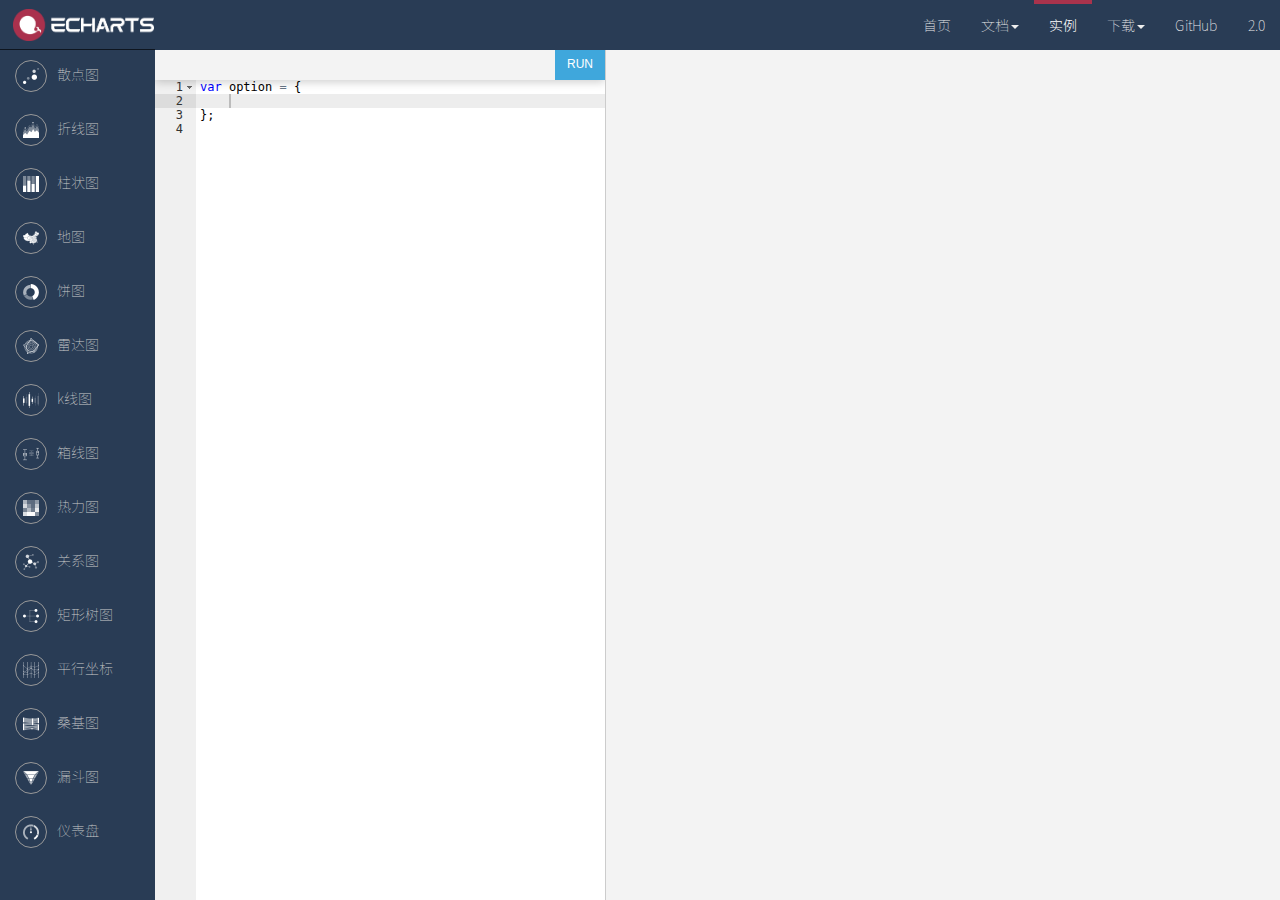
<file: echarts3.6.2-docs/demo.html>
<!DOCTYPE html><html><head><meta charset="utf-8"><meta http-equiv="X-UA-Compatible" content="IE=edge"><meta name="viewport" content="width=device-width, initial-scale=1" user-scalable="no"><link rel="shortcut icon" href="images/favicon.png"><link rel="stylesheet" type="text/css" href="vendors/bootstrap/css/bootstrap.min.css"><!-- HTML5 shim and Respond.js for IE8 support of HTML5 elements and media queries--><!--[if lt IE 9]><script src="https://oss.maxcdn.com/html5shiv/3.7.2/html5shiv.min.js"></script><script src="https://oss.maxcdn.com/respond/1.4.2/respond.min.js"></script><![endif]--><link rel="stylesheet" type="text/css" href="./css/main.css"><script id="font-hack" type="text/javascript">if (/windows/i.test(navigator.userAgent)) {
    var el = document.createElement('style');
    el.innerHTML = ''
        + '@font-face {font-family:"noto-thin";src:local("Microsoft Yahei");}'
        + '@font-face {font-family:"noto-light";src:local("Microsoft Yahei");}';
    document.head.insertBefore(el, document.getElementById('font-hack'));
}
</script><title>ECharts Examples</title><link rel="stylesheet" href="vendors/perfect-scrollbar/0.6.8/css/perfect-scrollbar.min.css"></head><!--[if lte IE 8]>
<body class="lower-ie">
<![endif]-->
<!--[if (gt IE 8)|!(IE)]><body class="undefined"></body><![endif]--><div id="lowie-main"><img src="images/forie.png" alt="ie tip"></div><div id="main"><nav class="navbar navbar-default navbar-fixed-top"><div class="container-fluid"><div class="navbar-header"><button type="button" data-toggle="collapse" data-target="#bs-example-navbar-collapse-1" aria-expanded="false" class="navbar-toggle collapsed"><span class="sr-only">Toggle navigation</span><span class="icon-bar"></span><span class="icon-bar"></span><span class="icon-bar"></span></button><a href="index.html" class="navbar-brand"><img src="images/logo.png" alt="echarts logo" class="navbar-logo"></a></div><div id="bs-example-navbar-collapse-1" class="collapse navbar-collapse"><ul class="nav navbar-nav navbar-right"><li id="nav-index"><a href="index.html">首页</a></li><li id="nav-doc" class="dropdown"><a href="demo.html#" data-toggle="dropdown" class="dropdown-toggle">文档<b class="caret"></b></a><ul class="dropdown-menu"><li><a href="tutorial.html">教程</a></li><li><a href="api.html">API</a></li><li><a href="option.html">配置项手册</a></li><li><a href="changelog.html">Changelog</a></li></ul></li><li id="nav-examples"><a href="examples.html">实例</a></li><li id="nav-download" class="dropdown"><a href="demo.html#" data-toggle="dropdown" class="dropdown-toggle">下载<b class="caret"></b></a><ul class="dropdown-menu"><li><a href="download.html">下载</a></li><li><a href="builder.html">在线构建</a></li><li><a href="download-map.html">地图</a></li><li><a href="download-theme.html">主题</a></li></ul></li><li id="nav-github"><a href="https://github.com/ecomfe/echarts" target="_blank">GitHub</a></li><li id="nav-2" class="0"><a href="echarts2/index.html">2.0</a></li></ul></div></div></nav><div id="left-chart-nav"><ul></ul></div><div id="nav-mask"></div><div id="nav-layer"><ul class="chart-list"></ul></div><div id="chart-demo"></div></div><script type="text/javascript" src="vendors/jquery/jquery.min.js"></script><script type="text/javascript" src="vendors/bootstrap/js/bootstrap.min.js"></script><script type="text/javascript" src="vendors/bootstrap/js/validator.js"></script><script type="text/javascript" src="vendors/waypoint.js"></script><script type="text/javascript" src="vendors/lodash.js"></script><script type="text/javascript" src="vendors/perfect-scrollbar/0.6.8/js/perfect-scrollbar.min.js"></script><script type="text/javascript">var GALLERY_PATH = 'gallery/';
console.log(GALLERY_PATH);
var GALLERY_EDITOR_PATH = GALLERY_PATH + 'editor.html?c=';
var GALLERY_VIEW_PATH = GALLERY_PATH + 'view.html?c=';
var GALLERY_THUMB_PATH = GALLERY_PATH + 'data/thumb/';
</script><script type="text/javascript" src="js/config.js"></script><script type="text/javascript" src="js/examples-nav.js"></script><script type="text/javascript">document.getElementById('nav-examples').className = 'active';
function loadDemo() {
    var chartId = location.hash.slice(1);
    $('#chart-demo').html('<iframe src="' + GALLERY_EDITOR_PATH + chartId + '"></iframe>');
}

$(window).on('hashchange', function () {
    loadDemo();
});
loadDemo();</script></html>
</file>
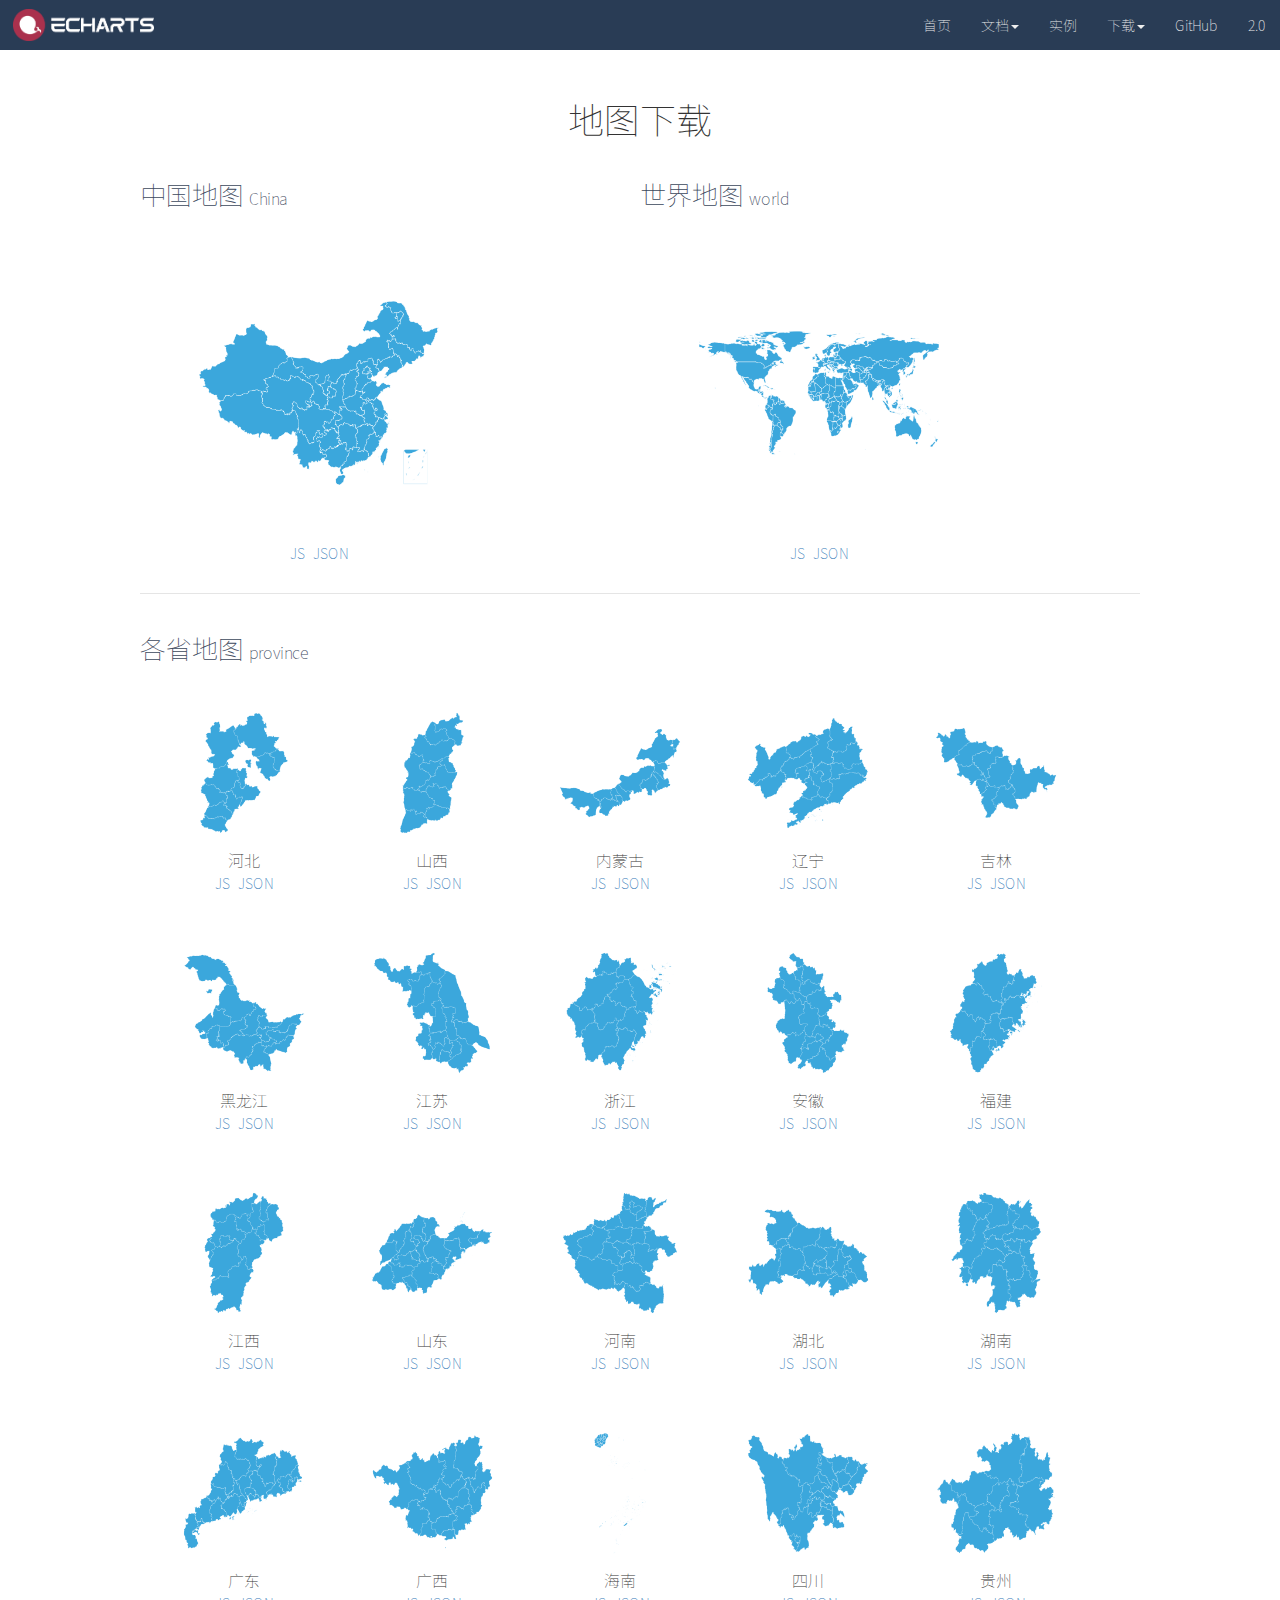
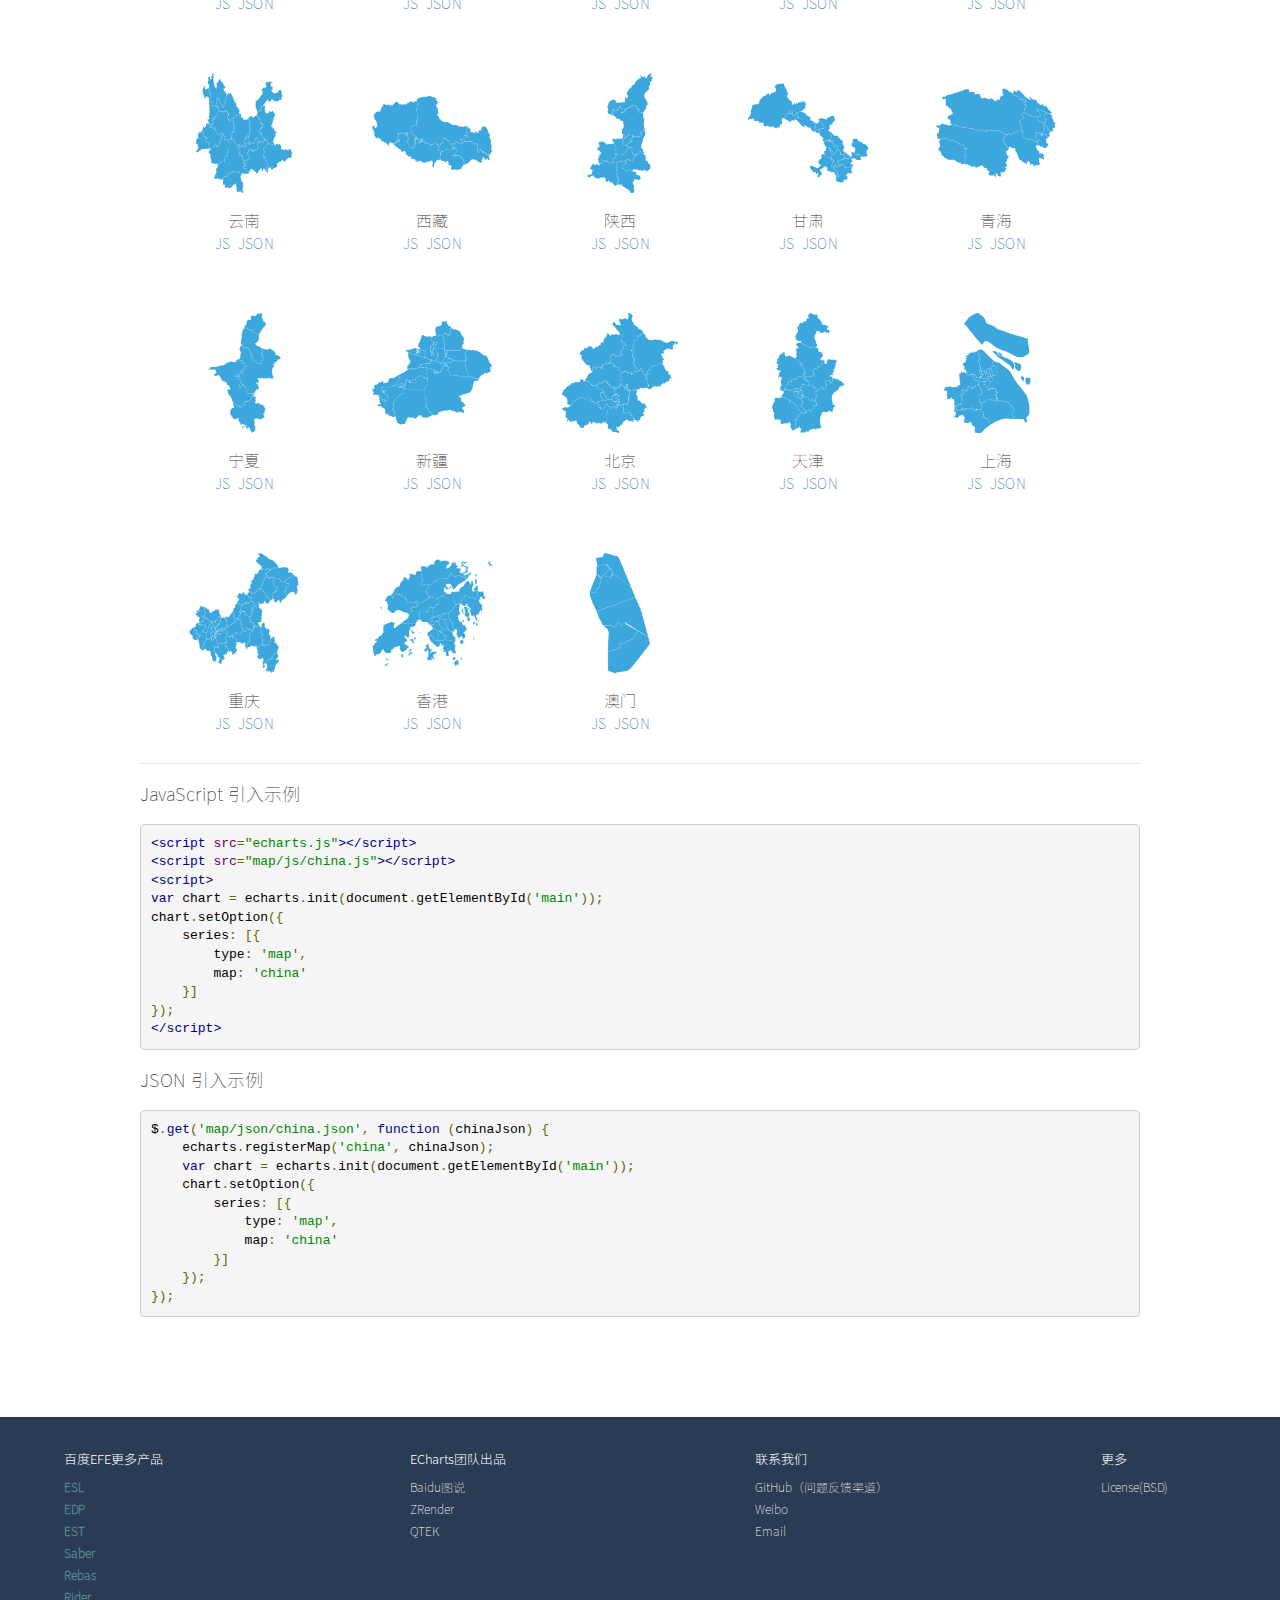
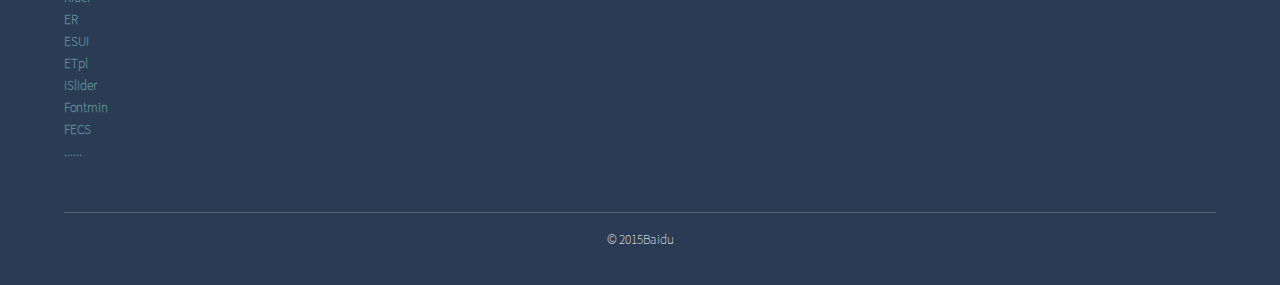
<file: echarts3.6.2-docs/download-map.html>
<!DOCTYPE html><html><head><meta charset="utf-8"><meta http-equiv="X-UA-Compatible" content="IE=edge"><meta name="viewport" content="width=device-width, initial-scale=1" user-scalable="no"><link rel="shortcut icon" href="images/favicon.png"><link rel="stylesheet" type="text/css" href="vendors/bootstrap/css/bootstrap.min.css"><!-- HTML5 shim and Respond.js for IE8 support of HTML5 elements and media queries--><!--[if lt IE 9]><script src="https://oss.maxcdn.com/html5shiv/3.7.2/html5shiv.min.js"></script><script src="https://oss.maxcdn.com/respond/1.4.2/respond.min.js"></script><![endif]--><link rel="stylesheet" type="text/css" href="css/main.css"><script id="font-hack" type="text/javascript">if (/windows/i.test(navigator.userAgent)) {
    var el = document.createElement('style');
    el.innerHTML = ''
        + '@font-face {font-family:"noto-thin";src:local("Microsoft Yahei");}'
        + '@font-face {font-family:"noto-light";src:local("Microsoft Yahei");}';
    document.head.insertBefore(el, document.getElementById('font-hack'));
}
</script><title>ECharts Map Download</title><link rel="stylesheet" type="text/css" href="vendors/prettify/prettify.css"></head><!--[if lte IE 8]>
<body class="lower-ie">
<![endif]-->
<!--[if (gt IE 8)|!(IE)]><body class="undefined"></body><![endif]--><div id="lowie-main"><img src="images/forie.png" alt="ie tip"></div><div id="main"><nav class="navbar navbar-default navbar-fixed-top"><div class="container-fluid"><div class="navbar-header"><button type="button" data-toggle="collapse" data-target="#bs-example-navbar-collapse-1" aria-expanded="false" class="navbar-toggle collapsed"><span class="sr-only">Toggle navigation</span><span class="icon-bar"></span><span class="icon-bar"></span><span class="icon-bar"></span></button><a href="index.html" class="navbar-brand"><img src="images/logo.png" alt="echarts logo" class="navbar-logo"></a></div><div id="bs-example-navbar-collapse-1" class="collapse navbar-collapse"><ul class="nav navbar-nav navbar-right"><li id="nav-index"><a href="index.html">首页</a></li><li id="nav-doc" class="dropdown"><a href="download-map.html#" data-toggle="dropdown" class="dropdown-toggle">文档<b class="caret"></b></a><ul class="dropdown-menu"><li><a href="tutorial.html">教程</a></li><li><a href="api.html">API</a></li><li><a href="option.html">配置项手册</a></li><li><a href="changelog.html">Changelog</a></li></ul></li><li id="nav-examples"><a href="examples.html">实例</a></li><li id="nav-download" class="dropdown"><a href="download-map.html#" data-toggle="dropdown" class="dropdown-toggle">下载<b class="caret"></b></a><ul class="dropdown-menu"><li><a href="download.html">下载</a></li><li><a href="builder.html">在线构建</a></li><li><a href="download-map.html">地图</a></li><li><a href="download-theme.html">主题</a></li></ul></li><li id="nav-github"><a href="https://github.com/ecomfe/echarts" target="_blank">GitHub</a></li><li id="nav-2" class="0"><a href="echarts2/index.html">2.0</a></li></ul></div></div></nav><div id="map-download"><div id="maps"><h1>地图下载</h1><section id="china"><h3>中国地图<span>China</span></h3><ul><li><a href="asset/map/json/china.json" download="china.json" target="_blank"><img src="asset/map/thumb/china.png" alt=""></a><div class="links"><a href="asset/map/js/china.js" download="china.js" target="_blank">JS</a><a href="asset/map/json/china.json" download="china.json" target="_blank">JSON</a></div></li></ul></section><section id="world"><h3>世界地图<span>world</span></h3><ul><li><a href="asset/map/json/world.json" download="world.json" target="_blank"><img src="asset/map/thumb/world.png" alt=""></a><div class="links"><a href="asset/map/js/world.js" download="world.js" target="_blank">JS</a><a href="asset/map/json/world.json" download="world.json" target="_blank">JSON</a></div></li></ul></section><div class="clear"></div><section id="province"><h3>各省地图<span>province</span></h3><ul><li><a href="asset/map/json/province/hebei.json" download="hebei.json" target="_blank"><img src="asset/map/thumb/hebei.png" alt=""></a><h5>河北</h5><div class="links"><a href="asset/map/js/province/hebei.js" download="hebei.js" target="_blank">JS</a><a href="asset/map/json/province/hebei.json" download="hebei.json" target="_blank">JSON</a></div></li><li><a href="asset/map/json/province/shanxi.json" download="shanxi.json" target="_blank"><img src="asset/map/thumb/shanxi.png" alt=""></a><h5>山西</h5><div class="links"><a href="asset/map/js/province/shanxi.js" download="shanxi.js" target="_blank">JS</a><a href="asset/map/json/province/shanxi.json" download="shanxi.json" target="_blank">JSON</a></div></li><li><a href="asset/map/json/province/neimenggu.json" download="neimenggu.json" target="_blank"><img src="asset/map/thumb/neimenggu.png" alt=""></a><h5>内蒙古</h5><div class="links"><a href="asset/map/js/province/neimenggu.js" download="neimenggu.js" target="_blank">JS</a><a href="asset/map/json/province/neimenggu.json" download="neimenggu.json" target="_blank">JSON</a></div></li><li><a href="asset/map/json/province/liaoning.json" download="liaoning.json" target="_blank"><img src="asset/map/thumb/liaoning.png" alt=""></a><h5>辽宁</h5><div class="links"><a href="asset/map/js/province/liaoning.js" download="liaoning.js" target="_blank">JS</a><a href="asset/map/json/province/liaoning.json" download="liaoning.json" target="_blank">JSON</a></div></li><li><a href="asset/map/json/province/jilin.json" download="jilin.json" target="_blank"><img src="asset/map/thumb/jilin.png" alt=""></a><h5>吉林</h5><div class="links"><a href="asset/map/js/province/jilin.js" download="jilin.js" target="_blank">JS</a><a href="asset/map/json/province/jilin.json" download="jilin.json" target="_blank">JSON</a></div></li><li><a href="asset/map/json/province/heilongjiang.json" download="heilongjiang.json" target="_blank"><img src="asset/map/thumb/heilongjiang.png" alt=""></a><h5>黑龙江</h5><div class="links"><a href="asset/map/js/province/heilongjiang.js" download="heilongjiang.js" target="_blank">JS</a><a href="asset/map/json/province/heilongjiang.json" download="heilongjiang.json" target="_blank">JSON</a></div></li><li><a href="asset/map/json/province/jiangsu.json" download="jiangsu.json" target="_blank"><img src="asset/map/thumb/jiangsu.png" alt=""></a><h5>江苏</h5><div class="links"><a href="asset/map/js/province/jiangsu.js" download="jiangsu.js" target="_blank">JS</a><a href="asset/map/json/province/jiangsu.json" download="jiangsu.json" target="_blank">JSON</a></div></li><li><a href="asset/map/json/province/zhejiang.json" download="zhejiang.json" target="_blank"><img src="asset/map/thumb/zhejiang.png" alt=""></a><h5>浙江</h5><div class="links"><a href="asset/map/js/province/zhejiang.js" download="zhejiang.js" target="_blank">JS</a><a href="asset/map/json/province/zhejiang.json" download="zhejiang.json" target="_blank">JSON</a></div></li><li><a href="asset/map/json/province/anhui.json" download="anhui.json" target="_blank"><img src="asset/map/thumb/anhui.png" alt=""></a><h5>安徽</h5><div class="links"><a href="asset/map/js/province/anhui.js" download="anhui.js" target="_blank">JS</a><a href="asset/map/json/province/anhui.json" download="anhui.json" target="_blank">JSON</a></div></li><li><a href="asset/map/json/province/fujian.json" download="fujian.json" target="_blank"><img src="asset/map/thumb/fujian.png" alt=""></a><h5>福建</h5><div class="links"><a href="asset/map/js/province/fujian.js" download="fujian.js" target="_blank">JS</a><a href="asset/map/json/province/fujian.json" download="fujian.json" target="_blank">JSON</a></div></li><li><a href="asset/map/json/province/jiangxi.json" download="jiangxi.json" target="_blank"><img src="asset/map/thumb/jiangxi.png" alt=""></a><h5>江西</h5><div class="links"><a href="asset/map/js/province/jiangxi.js" download="jiangxi.js" target="_blank">JS</a><a href="asset/map/json/province/jiangxi.json" download="jiangxi.json" target="_blank">JSON</a></div></li><li><a href="asset/map/json/province/shandong.json" download="shandong.json" target="_blank"><img src="asset/map/thumb/shandong.png" alt=""></a><h5>山东</h5><div class="links"><a href="asset/map/js/province/shandong.js" download="shandong.js" target="_blank">JS</a><a href="asset/map/json/province/shandong.json" download="shandong.json" target="_blank">JSON</a></div></li><li><a href="asset/map/json/province/henan.json" download="henan.json" target="_blank"><img src="asset/map/thumb/henan.png" alt=""></a><h5>河南</h5><div class="links"><a href="asset/map/js/province/henan.js" download="henan.js" target="_blank">JS</a><a href="asset/map/json/province/henan.json" download="henan.json" target="_blank">JSON</a></div></li><li><a href="asset/map/json/province/hubei.json" download="hubei.json" target="_blank"><img src="asset/map/thumb/hubei.png" alt=""></a><h5>湖北</h5><div class="links"><a href="asset/map/js/province/hubei.js" download="hubei.js" target="_blank">JS</a><a href="asset/map/json/province/hubei.json" download="hubei.json" target="_blank">JSON</a></div></li><li><a href="asset/map/json/province/hunan.json" download="hunan.json" target="_blank"><img src="asset/map/thumb/hunan.png" alt=""></a><h5>湖南</h5><div class="links"><a href="asset/map/js/province/hunan.js" download="hunan.js" target="_blank">JS</a><a href="asset/map/json/province/hunan.json" download="hunan.json" target="_blank">JSON</a></div></li><li><a href="asset/map/json/province/guangdong.json" download="guangdong.json" target="_blank"><img src="asset/map/thumb/guangdong.png" alt=""></a><h5>广东</h5><div class="links"><a href="asset/map/js/province/guangdong.js" download="guangdong.js" target="_blank">JS</a><a href="asset/map/json/province/guangdong.json" download="guangdong.json" target="_blank">JSON</a></div></li><li><a href="asset/map/json/province/guangxi.json" download="guangxi.json" target="_blank"><img src="asset/map/thumb/guangxi.png" alt=""></a><h5>广西</h5><div class="links"><a href="asset/map/js/province/guangxi.js" download="guangxi.js" target="_blank">JS</a><a href="asset/map/json/province/guangxi.json" download="guangxi.json" target="_blank">JSON</a></div></li><li><a href="asset/map/json/province/hainan.json" download="hainan.json" target="_blank"><img src="asset/map/thumb/hainan.png" alt=""></a><h5>海南</h5><div class="links"><a href="asset/map/js/province/hainan.js" download="hainan.js" target="_blank">JS</a><a href="asset/map/json/province/hainan.json" download="hainan.json" target="_blank">JSON</a></div></li><li><a href="asset/map/json/province/sichuan.json" download="sichuan.json" target="_blank"><img src="asset/map/thumb/sichuan.png" alt=""></a><h5>四川</h5><div class="links"><a href="asset/map/js/province/sichuan.js" download="sichuan.js" target="_blank">JS</a><a href="asset/map/json/province/sichuan.json" download="sichuan.json" target="_blank">JSON</a></div></li><li><a href="asset/map/json/province/guizhou.json" download="guizhou.json" target="_blank"><img src="asset/map/thumb/guizhou.png" alt=""></a><h5>贵州</h5><div class="links"><a href="asset/map/js/province/guizhou.js" download="guizhou.js" target="_blank">JS</a><a href="asset/map/json/province/guizhou.json" download="guizhou.json" target="_blank">JSON</a></div></li><li><a href="asset/map/json/province/yunnan.json" download="yunnan.json" target="_blank"><img src="asset/map/thumb/yunnan.png" alt=""></a><h5>云南</h5><div class="links"><a href="asset/map/js/province/yunnan.js" download="yunnan.js" target="_blank">JS</a><a href="asset/map/json/province/yunnan.json" download="yunnan.json" target="_blank">JSON</a></div></li><li><a href="asset/map/json/province/xizang.json" download="xizang.json" target="_blank"><img src="asset/map/thumb/xizang.png" alt=""></a><h5>西藏</h5><div class="links"><a href="asset/map/js/province/xizang.js" download="xizang.js" target="_blank">JS</a><a href="asset/map/json/province/xizang.json" download="xizang.json" target="_blank">JSON</a></div></li><li><a href="asset/map/json/province/shanxi1.json" download="shanxi1.json" target="_blank"><img src="asset/map/thumb/shanxi1.png" alt=""></a><h5>陕西</h5><div class="links"><a href="asset/map/js/province/shanxi1.js" download="shanxi1.js" target="_blank">JS</a><a href="asset/map/json/province/shanxi1.json" download="shanxi1.json" target="_blank">JSON</a></div></li><li><a href="asset/map/json/province/gansu.json" download="gansu.json" target="_blank"><img src="asset/map/thumb/gansu.png" alt=""></a><h5>甘肃</h5><div class="links"><a href="asset/map/js/province/gansu.js" download="gansu.js" target="_blank">JS</a><a href="asset/map/json/province/gansu.json" download="gansu.json" target="_blank">JSON</a></div></li><li><a href="asset/map/json/province/qinghai.json" download="qinghai.json" target="_blank"><img src="asset/map/thumb/qinghai.png" alt=""></a><h5>青海</h5><div class="links"><a href="asset/map/js/province/qinghai.js" download="qinghai.js" target="_blank">JS</a><a href="asset/map/json/province/qinghai.json" download="qinghai.json" target="_blank">JSON</a></div></li><li><a href="asset/map/json/province/ningxia.json" download="ningxia.json" target="_blank"><img src="asset/map/thumb/ningxia.png" alt=""></a><h5>宁夏</h5><div class="links"><a href="asset/map/js/province/ningxia.js" download="ningxia.js" target="_blank">JS</a><a href="asset/map/json/province/ningxia.json" download="ningxia.json" target="_blank">JSON</a></div></li><li><a href="asset/map/json/province/xinjiang.json" download="xinjiang.json" target="_blank"><img src="asset/map/thumb/xinjiang.png" alt=""></a><h5>新疆</h5><div class="links"><a href="asset/map/js/province/xinjiang.js" download="xinjiang.js" target="_blank">JS</a><a href="asset/map/json/province/xinjiang.json" download="xinjiang.json" target="_blank">JSON</a></div></li><li><a href="asset/map/json/province/beijing.json" download="beijing.json" target="_blank"><img src="asset/map/thumb/beijing.png" alt=""></a><h5>北京</h5><div class="links"><a href="asset/map/js/province/beijing.js" download="beijing.js" target="_blank">JS</a><a href="asset/map/json/province/beijing.json" download="beijing.json" target="_blank">JSON</a></div></li><li><a href="asset/map/json/province/tianjin.json" download="tianjin.json" target="_blank"><img src="asset/map/thumb/tianjin.png" alt=""></a><h5>天津</h5><div class="links"><a href="asset/map/js/province/tianjin.js" download="tianjin.js" target="_blank">JS</a><a href="asset/map/json/province/tianjin.json" download="tianjin.json" target="_blank">JSON</a></div></li><li><a href="asset/map/json/province/shanghai.json" download="shanghai.json" target="_blank"><img src="asset/map/thumb/shanghai.png" alt=""></a><h5>上海</h5><div class="links"><a href="asset/map/js/province/shanghai.js" download="shanghai.js" target="_blank">JS</a><a href="asset/map/json/province/shanghai.json" download="shanghai.json" target="_blank">JSON</a></div></li><li><a href="asset/map/json/province/chongqing.json" download="chongqing.json" target="_blank"><img src="asset/map/thumb/chongqing.png" alt=""></a><h5>重庆</h5><div class="links"><a href="asset/map/js/province/chongqing.js" download="chongqing.js" target="_blank">JS</a><a href="asset/map/json/province/chongqing.json" download="chongqing.json" target="_blank">JSON</a></div></li><li><a href="asset/map/json/province/xianggang.json" download="xianggang.json" target="_blank"><img src="asset/map/thumb/xianggang.png" alt=""></a><h5>香港</h5><div class="links"><a href="asset/map/js/province/xianggang.js" download="xianggang.js" target="_blank">JS</a><a href="asset/map/json/province/xianggang.json" download="xianggang.json" target="_blank">JSON</a></div></li><li><a href="asset/map/json/province/aomen.json" download="aomen.json" target="_blank"><img src="asset/map/thumb/aomen.png" alt=""></a><h5>澳门</h5><div class="links"><a href="asset/map/js/province/aomen.js" download="aomen.js" target="_blank">JS</a><a href="asset/map/json/province/aomen.json" download="aomen.json" target="_blank">JSON</a></div></li></ul></section><div id="map-example"><h4>JavaScript 引入示例</h4><pre class="html">&lt;script src="echarts.js"&gt;&lt;/script&gt;
&lt;script src="map/js/china.js"&gt;&lt;/script&gt;
&lt;script&gt;
var chart = echarts.init(document.getElementById('main'));
chart.setOption({
    series: [{
        type: 'map',
        map: 'china'
    }]
});
&lt;/script&gt;
</pre><h4>JSON 引入示例</h4><pre class="js">$.get('map/json/china.json', function (chinaJson) {
    echarts.registerMap('china', chinaJson);
    var chart = echarts.init(document.getElementById('main'));
    chart.setOption({
        series: [{
            type: 'map',
            map: 'china'
        }]
    });
});
</pre></div></div></div><footer id="footer"><div class="list-wrapper"><div class="product-list"><h2>百度EFE更多产品</h2><ul id="efe-more"></ul></div><div class="echarts-product"><h2>ECharts团队出品</h2><ul><li><a href="http://tushuo.baidu.com/" target="_blank">Baidu图说</a></li><li><a href="http://github.com/ecomfe/zrender" target="_blank">ZRender</a></li><li><a href="https://github.com/pissang/qtek" target="_blank">QTEK</a></li></ul></div><div class="contact-list"><h2>联系我们</h2><ul><li><a href="https://github.com/ecomfe/echarts" target="_blank">GitHub（问题反馈渠道）</a></li><li><a href="http://weibo.com/echarts" target="_blank">Weibo</a></li><li><a href="mailto:echarts-bug@baidu.com" target="_blank">Email</a></li></ul></div><div class="more"><h2>更多</h2><ul><li><a href="https://github.com/ecomfe/echarts/blob/master/LICENSE" target="_blank">License(BSD)</a></li></ul></div></div><div class="copyrights">© 2015<a href="http://www.baidu.com" target="_blank">Baidu</a></div></footer><script>var xhr = new XMLHttpRequest();
xhr.open('GET', 'efe-meta/html/full-intro.html', true);
xhr.send();
xhr.onreadystatechange = function() {
    if (xhr.readyState === 4 && xhr.status === 200) {
        var efeMore = document.getElementById('efe-more');
        efeMore.insertAdjacentHTML(
            'beforeend', xhr.responseText.replace(/<dd>.*?<\/dd>/g, '')
        );

        var removed = [
            'a[href="http://echarts.baidu.com/"]',
            'a[href="http://tushuo.baidu.com/"]',
        ];
        removed.forEach(function (query) {
            var result = efeMore.querySelectorAll(query)[0];
            var dtNode = result && result.parentNode;
            dtNode.parentNode.removeChild(dtNode);
        });


    }
};</script></div><script type="text/javascript" src="vendors/jquery/jquery.min.js"></script><script type="text/javascript" src="vendors/bootstrap/js/bootstrap.min.js"></script><script type="text/javascript" src="vendors/bootstrap/js/validator.js"></script><script src="vendors/prettify/prettify.js"></script><script src="vendors/prettify/lang-css.js"></script><script>$('pre').addClass('prettyprint');
prettyPrint();</script></html>
</file>
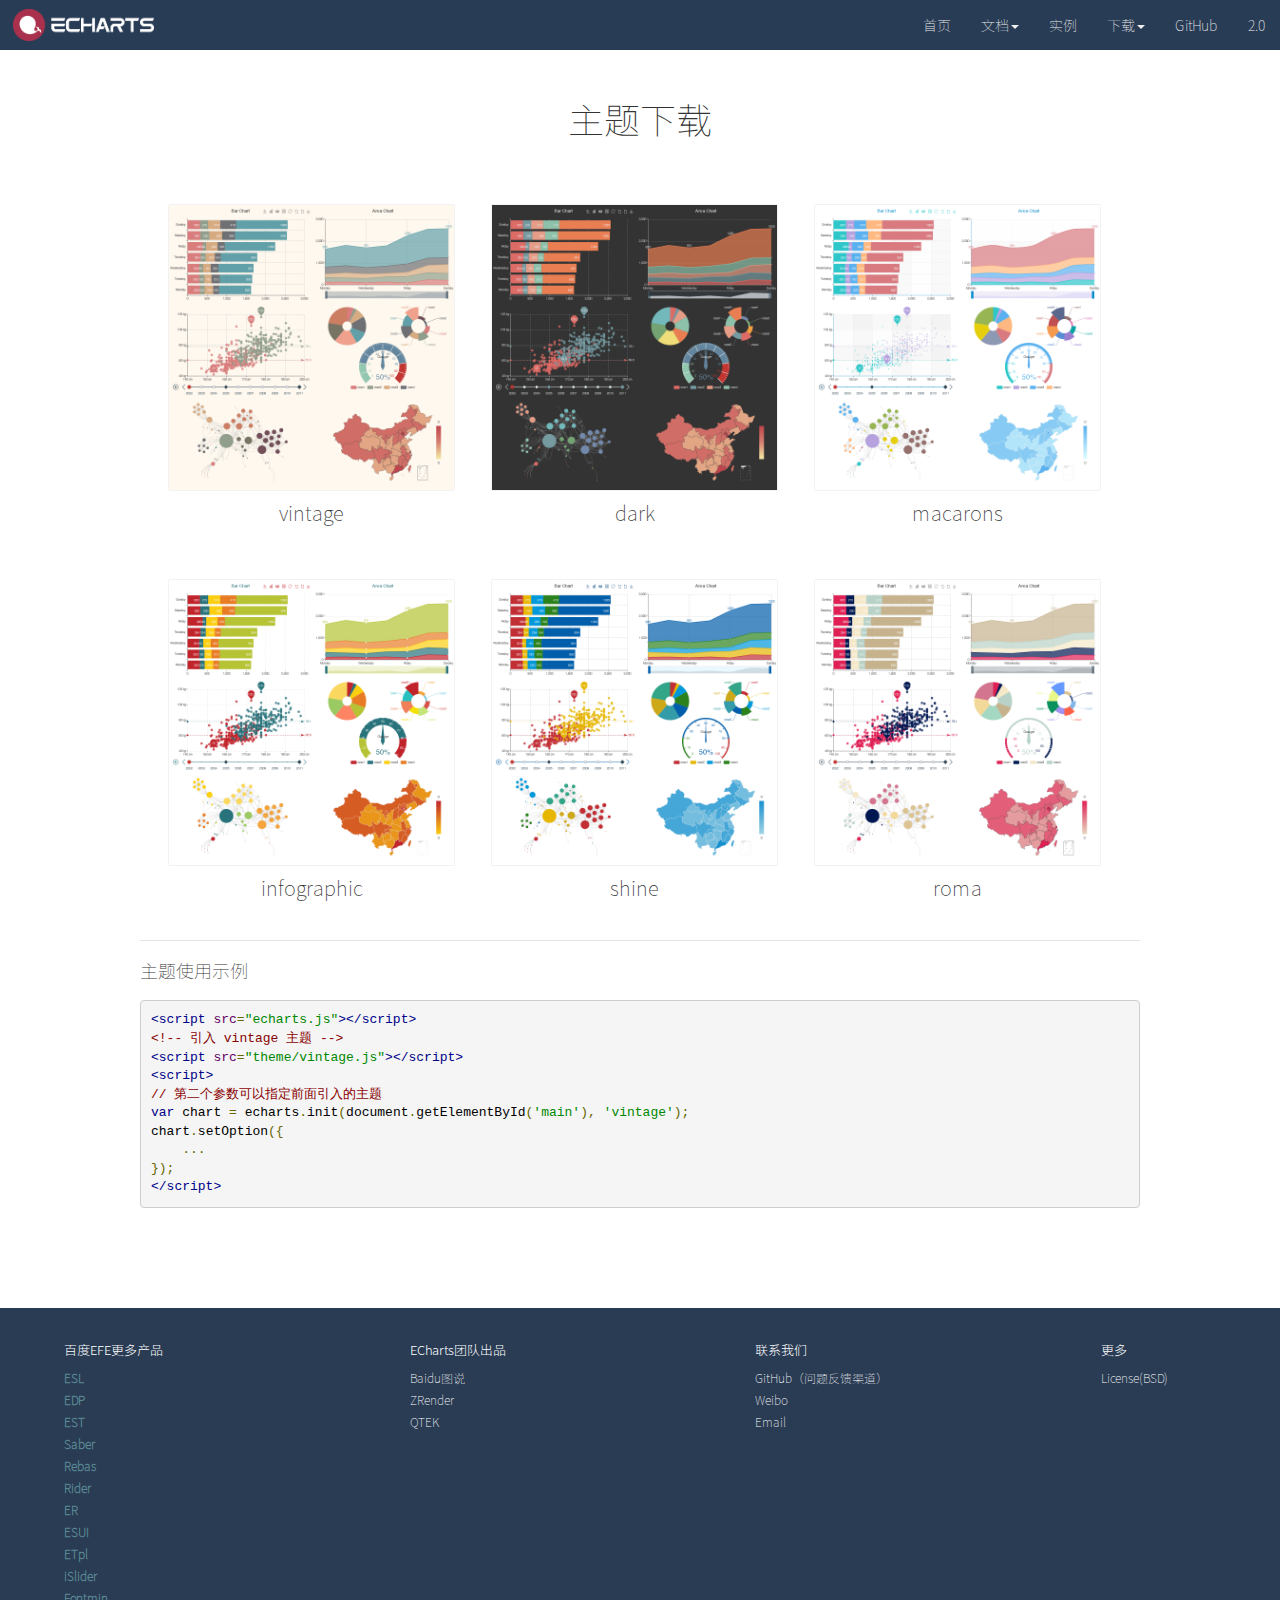
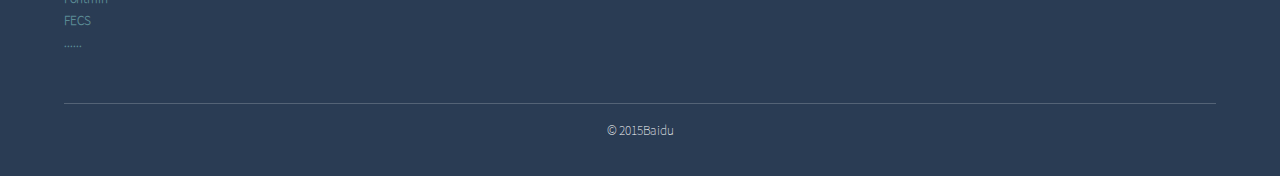
<file: echarts3.6.2-docs/download-theme.html>
<!DOCTYPE html><html><head><meta charset="utf-8"><meta http-equiv="X-UA-Compatible" content="IE=edge"><meta name="viewport" content="width=device-width, initial-scale=1" user-scalable="no"><link rel="shortcut icon" href="images/favicon.png"><link rel="stylesheet" type="text/css" href="vendors/bootstrap/css/bootstrap.min.css"><!-- HTML5 shim and Respond.js for IE8 support of HTML5 elements and media queries--><!--[if lt IE 9]><script src="https://oss.maxcdn.com/html5shiv/3.7.2/html5shiv.min.js"></script><script src="https://oss.maxcdn.com/respond/1.4.2/respond.min.js"></script><![endif]--><link rel="stylesheet" type="text/css" href="css/main.css"><script id="font-hack" type="text/javascript">if (/windows/i.test(navigator.userAgent)) {
    var el = document.createElement('style');
    el.innerHTML = ''
        + '@font-face {font-family:"noto-thin";src:local("Microsoft Yahei");}'
        + '@font-face {font-family:"noto-light";src:local("Microsoft Yahei");}';
    document.head.insertBefore(el, document.getElementById('font-hack'));
}
</script><title>ECharts Theme Download</title><link rel="stylesheet" type="text/css" href="vendors/prettify/prettify.css"></head><!--[if lte IE 8]>
<body class="lower-ie">
<![endif]-->
<!--[if (gt IE 8)|!(IE)]><body class="undefined"></body><![endif]--><div id="lowie-main"><img src="images/forie.png" alt="ie tip"></div><div id="main"><nav class="navbar navbar-default navbar-fixed-top"><div class="container-fluid"><div class="navbar-header"><button type="button" data-toggle="collapse" data-target="#bs-example-navbar-collapse-1" aria-expanded="false" class="navbar-toggle collapsed"><span class="sr-only">Toggle navigation</span><span class="icon-bar"></span><span class="icon-bar"></span><span class="icon-bar"></span></button><a href="index.html" class="navbar-brand"><img src="images/logo.png" alt="echarts logo" class="navbar-logo"></a></div><div id="bs-example-navbar-collapse-1" class="collapse navbar-collapse"><ul class="nav navbar-nav navbar-right"><li id="nav-index"><a href="index.html">首页</a></li><li id="nav-doc" class="dropdown"><a href="download-theme.html#" data-toggle="dropdown" class="dropdown-toggle">文档<b class="caret"></b></a><ul class="dropdown-menu"><li><a href="tutorial.html">教程</a></li><li><a href="api.html">API</a></li><li><a href="option.html">配置项手册</a></li><li><a href="changelog.html">Changelog</a></li></ul></li><li id="nav-examples"><a href="examples.html">实例</a></li><li id="nav-download" class="dropdown"><a href="download-theme.html#" data-toggle="dropdown" class="dropdown-toggle">下载<b class="caret"></b></a><ul class="dropdown-menu"><li><a href="download.html">下载</a></li><li><a href="builder.html">在线构建</a></li><li><a href="download-map.html">地图</a></li><li><a href="download-theme.html">主题</a></li></ul></li><li id="nav-github"><a href="https://github.com/ecomfe/echarts" target="_blank">GitHub</a></li><li id="nav-2" class="0"><a href="echarts2/index.html">2.0</a></li></ul></div></div></nav><div id="map-download"><div id="themes"><h1>主题下载</h1><section><ul><li><a href="asset/theme/vintage.js" download="vintage.js" target="_blank" class="download-theme"><img src="asset/theme/thumb/vintage.png" alt=""></a><h5>vintage</h5></li><li><a href="asset/theme/dark.js" download="dark.js" target="_blank" class="download-theme"><img src="asset/theme/thumb/dark.png" alt=""></a><h5>dark</h5></li><li><a href="asset/theme/macarons.js" download="macarons.js" target="_blank" class="download-theme"><img src="asset/theme/thumb/macarons.png" alt=""></a><h5>macarons</h5></li><li><a href="asset/theme/infographic.js" download="infographic.js" target="_blank" class="download-theme"><img src="asset/theme/thumb/infographic.png" alt=""></a><h5>infographic</h5></li><li><a href="asset/theme/shine.js" download="shine.js" target="_blank" class="download-theme"><img src="asset/theme/thumb/shine.png" alt=""></a><h5>shine</h5></li><li><a href="asset/theme/roma.js" download="roma.js" target="_blank" class="download-theme"><img src="asset/theme/thumb/roma.png" alt=""></a><h5>roma</h5></li></ul></section><div id="theme-example"><h4>主题使用示例</h4><pre class="html">&lt;script src="echarts.js"&gt;&lt;/script&gt;
&lt;!-- 引入 vintage 主题 --&gt;
&lt;script src="theme/vintage.js"&gt;&lt;/script&gt;
&lt;script&gt;
// 第二个参数可以指定前面引入的主题
var chart = echarts.init(document.getElementById('main'), 'vintage');
chart.setOption({
    ...
});
&lt;/script&gt;
</pre></div></div></div><footer id="footer"><div class="list-wrapper"><div class="product-list"><h2>百度EFE更多产品</h2><ul id="efe-more"></ul></div><div class="echarts-product"><h2>ECharts团队出品</h2><ul><li><a href="http://tushuo.baidu.com/" target="_blank">Baidu图说</a></li><li><a href="http://github.com/ecomfe/zrender" target="_blank">ZRender</a></li><li><a href="https://github.com/pissang/qtek" target="_blank">QTEK</a></li></ul></div><div class="contact-list"><h2>联系我们</h2><ul><li><a href="https://github.com/ecomfe/echarts" target="_blank">GitHub（问题反馈渠道）</a></li><li><a href="http://weibo.com/echarts" target="_blank">Weibo</a></li><li><a href="mailto:echarts-bug@baidu.com" target="_blank">Email</a></li></ul></div><div class="more"><h2>更多</h2><ul><li><a href="https://github.com/ecomfe/echarts/blob/master/LICENSE" target="_blank">License(BSD)</a></li></ul></div></div><div class="copyrights">© 2015<a href="http://www.baidu.com" target="_blank">Baidu</a></div></footer><script>var xhr = new XMLHttpRequest();
xhr.open('GET', 'efe-meta/html/full-intro.html', true);
xhr.send();
xhr.onreadystatechange = function() {
    if (xhr.readyState === 4 && xhr.status === 200) {
        var efeMore = document.getElementById('efe-more');
        efeMore.insertAdjacentHTML(
            'beforeend', xhr.responseText.replace(/<dd>.*?<\/dd>/g, '')
        );

        var removed = [
            'a[href="http://echarts.baidu.com/"]',
            'a[href="http://tushuo.baidu.com/"]',
        ];
        removed.forEach(function (query) {
            var result = efeMore.querySelectorAll(query)[0];
            var dtNode = result && result.parentNode;
            dtNode.parentNode.removeChild(dtNode);
        });


    }
};</script></div><script type="text/javascript" src="vendors/jquery/jquery.min.js"></script><script type="text/javascript" src="vendors/bootstrap/js/bootstrap.min.js"></script><script type="text/javascript" src="vendors/bootstrap/js/validator.js"></script><script src="vendors/prettify/prettify.js"></script><script src="vendors/prettify/lang-css.js"></script><script src="js/log.js"></script><script>$('pre').addClass('prettyprint');
prettyPrint();

$('.download-theme').click(function () {
    ecLog({
        page: 'download-theme',
        key: 'download-theme',
        file: $(this).attr('download'),
        version: '3.1.5'
    });
});</script></html>
</file>
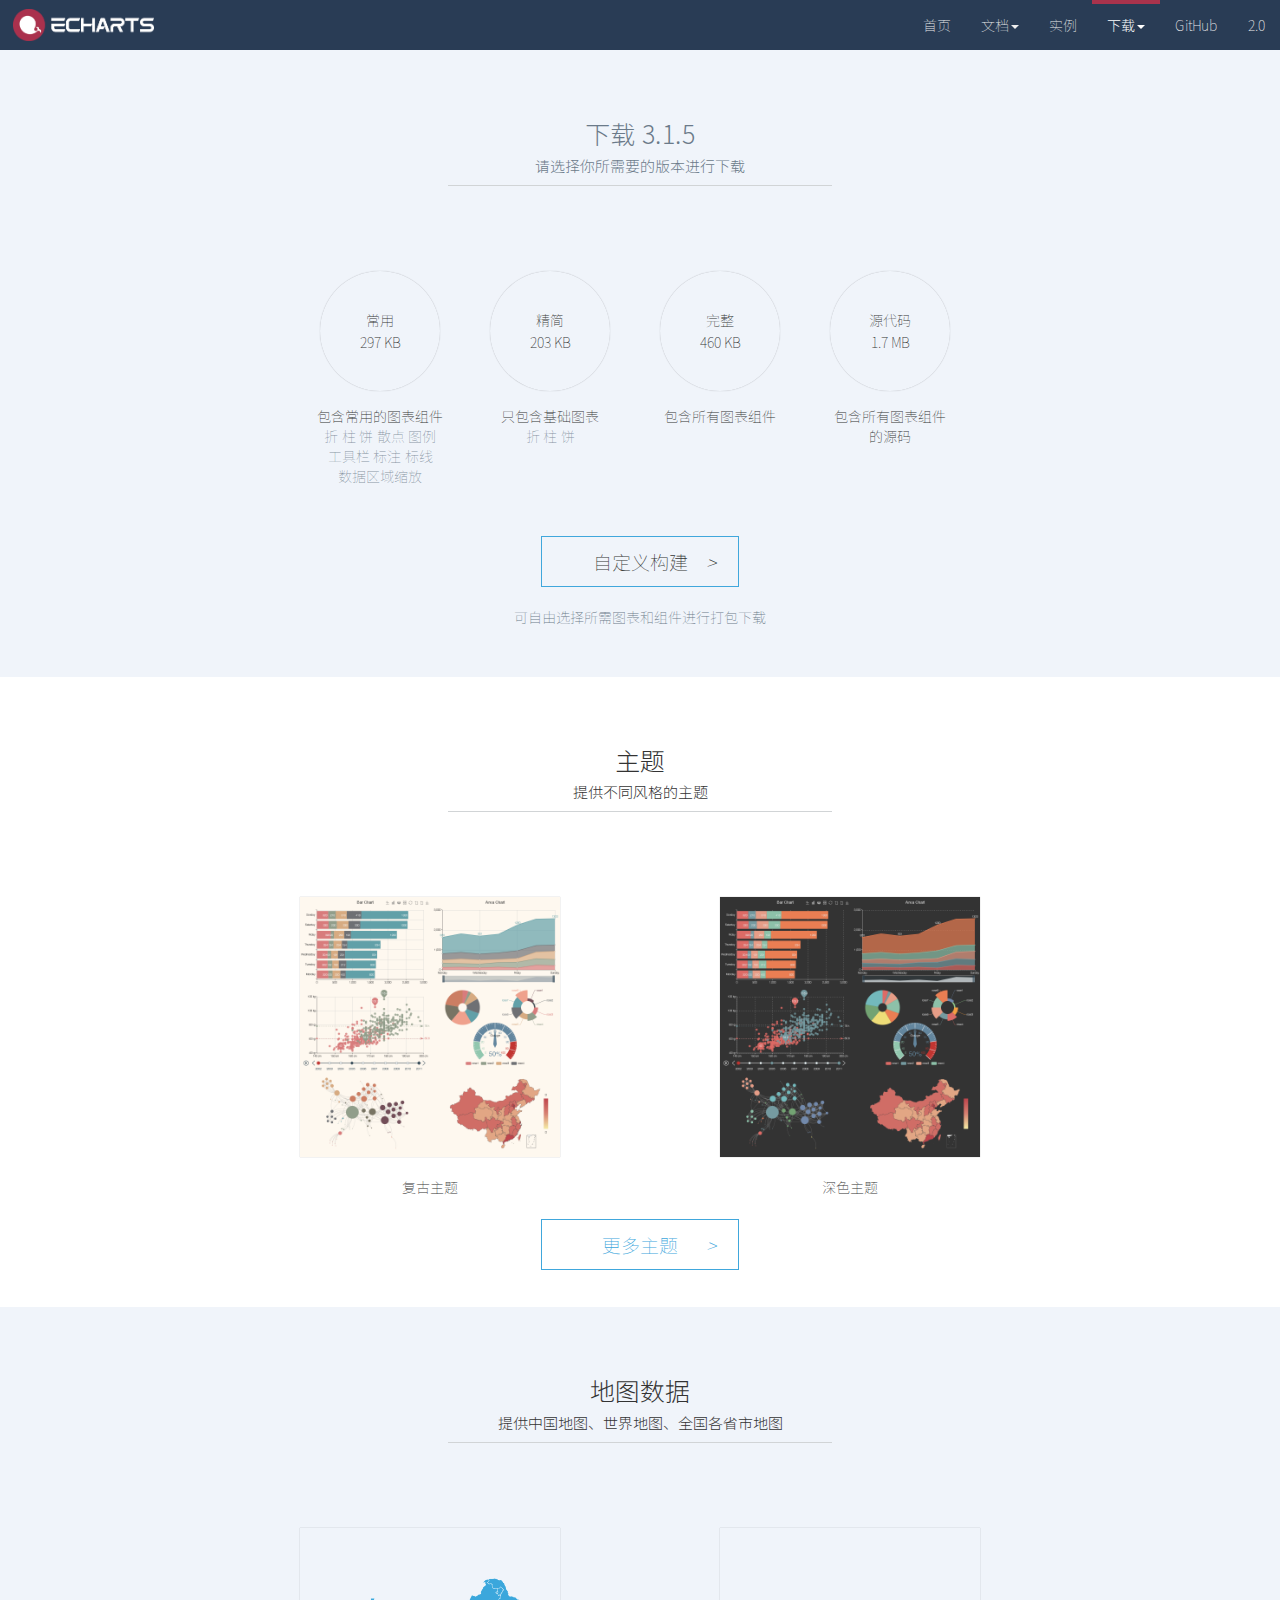
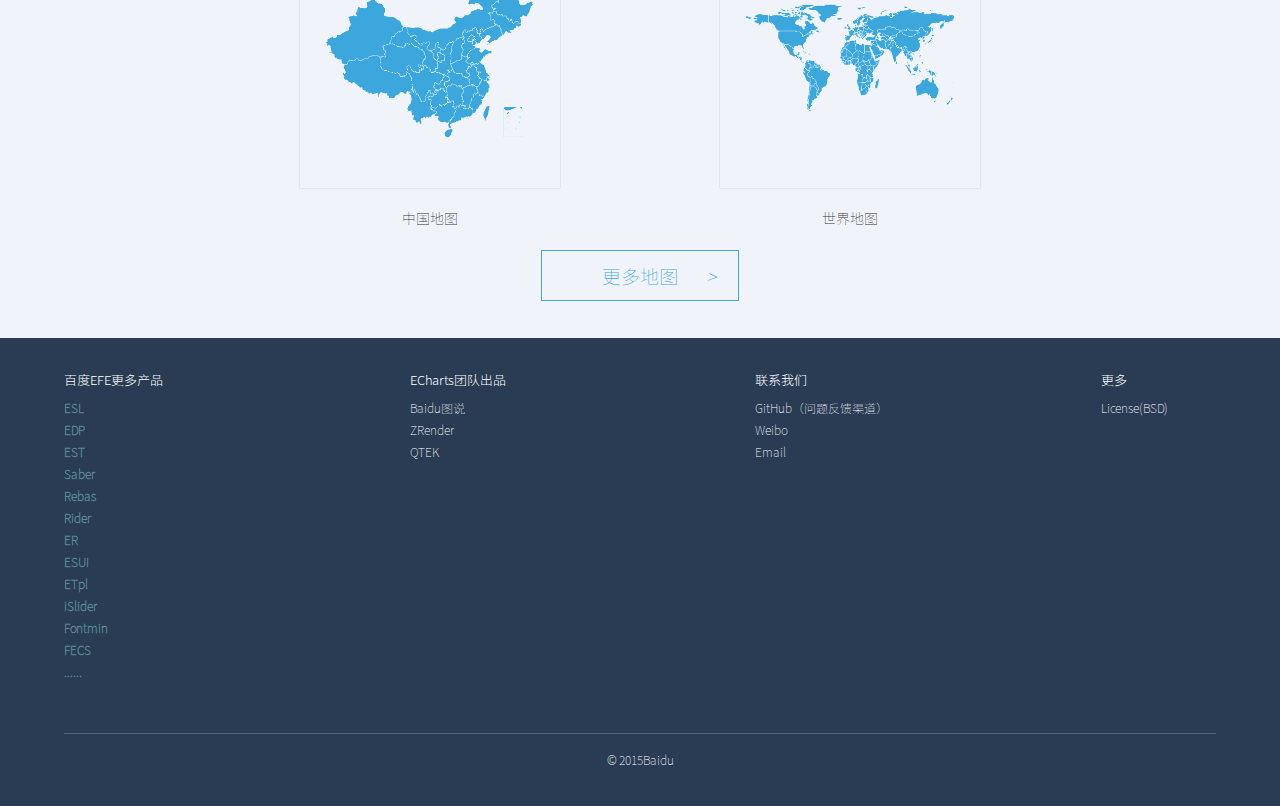
<file: echarts3.6.2-docs/download.html>
<!DOCTYPE html><html><head><meta charset="utf-8"><meta http-equiv="X-UA-Compatible" content="IE=edge"><meta name="viewport" content="width=device-width, initial-scale=1" user-scalable="no"><link rel="shortcut icon" href="images/favicon.png"><link rel="stylesheet" type="text/css" href="vendors/bootstrap/css/bootstrap.min.css"><!-- HTML5 shim and Respond.js for IE8 support of HTML5 elements and media queries--><!--[if lt IE 9]><script src="https://oss.maxcdn.com/html5shiv/3.7.2/html5shiv.min.js"></script><script src="https://oss.maxcdn.com/respond/1.4.2/respond.min.js"></script><![endif]--><link rel="stylesheet" type="text/css" href="css/main.css"><script id="font-hack" type="text/javascript">if (/windows/i.test(navigator.userAgent)) {
    var el = document.createElement('style');
    el.innerHTML = ''
        + '@font-face {font-family:"noto-thin";src:local("Microsoft Yahei");}'
        + '@font-face {font-family:"noto-light";src:local("Microsoft Yahei");}';
    document.head.insertBefore(el, document.getElementById('font-hack'));
}
</script><title>ECharts Download</title></head><!--[if lte IE 8]>
<body class="lower-ie">
<![endif]-->
<!--[if (gt IE 8)|!(IE)]><body class="undefined"></body><![endif]--><div id="lowie-main"><img src="images/forie.png" alt="ie tip"></div><div id="main"><nav class="navbar navbar-default navbar-fixed-top"><div class="container-fluid"><div class="navbar-header"><button type="button" data-toggle="collapse" data-target="#bs-example-navbar-collapse-1" aria-expanded="false" class="navbar-toggle collapsed"><span class="sr-only">Toggle navigation</span><span class="icon-bar"></span><span class="icon-bar"></span><span class="icon-bar"></span></button><a href="index.html" class="navbar-brand"><img src="images/logo.png" alt="echarts logo" class="navbar-logo"></a></div><div id="bs-example-navbar-collapse-1" class="collapse navbar-collapse"><ul class="nav navbar-nav navbar-right"><li id="nav-index"><a href="index.html">首页</a></li><li id="nav-doc" class="dropdown"><a href="download.html#" data-toggle="dropdown" class="dropdown-toggle">文档<b class="caret"></b></a><ul class="dropdown-menu"><li><a href="tutorial.html">教程</a></li><li><a href="api.html">API</a></li><li><a href="option.html">配置项手册</a></li><li><a href="changelog.html">Changelog</a></li></ul></li><li id="nav-examples"><a href="examples.html">实例</a></li><li id="nav-download" class="dropdown"><a href="download.html#" data-toggle="dropdown" class="dropdown-toggle">下载<b class="caret"></b></a><ul class="dropdown-menu"><li><a href="download.html">下载</a></li><li><a href="builder.html">在线构建</a></li><li><a href="download-map.html">地图</a></li><li><a href="download-theme.html">主题</a></li></ul></li><li id="nav-github"><a href="https://github.com/ecomfe/echarts" target="_blank">GitHub</a></li><li id="nav-2" class="0"><a href="echarts2/index.html">2.0</a></li></ul></div></div></nav><div id="download-main"><div class="d-section-version"><h2>下载 3.1.5</h2><h3>请选择你所需要的版本进行下载</h3><div class="list-wrap"><ul><li><a target="_blank" href="dist/echarts.common.min.js" download="echarts.common.min.js" class="download-echarts"><div class="circle-wrap"><span class="mode">常用</span><span class="size">297 KB</span></div></a><div class="text">包含常用的图表组件<br><span>折 柱 饼 散点 图例<br />工具栏 标注 标线<br /> 数据区域缩放</span></div></li><li><a target="_blank" href="dist/echarts.simple.min.js" download="echarts.simple.min.js" class="download-echarts"><div class="circle-wrap"><span class="mode">精简</span><span class="size">203 KB</span></div></a><div class="text">只包含基础图表<br><span>折 柱 饼</span></div></li><li><a target="_blank" href="dist/echarts.min.js" download="echarts.min.js" class="download-echarts"><div class="circle-wrap"><span class="mode">完整</span><span class="size">460 KB</span></div></a><div class="text">包含所有图表组件</div></li><li class="last-version"><a target="_blank" href="dist/echarts.js" download="echarts.js" class="download-echarts"><div class="circle-wrap"><span class="mode">源代码</span><span class="size">1.7 MB</span></div></a><div class="text">包含所有图表组件<br />的源码</div></li></ul></div><a href="builder.html" class="more-btn">自定义构建<i>></i></a><p>可自由选择所需图表和组件进行打包下载</p></div><div class="d-section-theme"><h2>主题</h2><h3>提供不同风格的主题</h3><div class="list-wrap"><ul><li class="first-item"><a href="asset/theme/vintage.js" download="vintage.js" target="_blank" class="download-theme"><img src="asset/theme/thumb/vintage.png"></a><span>复古主题</span></li><li><a href="asset/theme/dark.js" download="dark.js" target="_blank" class="download-theme"><img src="asset/theme/thumb/dark.png"></a><span>深色主题</span></li></ul></div><a href="download-theme.html" class="more-btn">更多主题<i>></i></a></div><div class="d-section-map"><h2>地图数据</h2><h3>提供中国地图、世界地图、全国各省市地图</h3><div class="list-wrap"><ul><li class="first-item"><a href="asset/map/json/china.json" download="china.json" target="_blank"><img src="asset/map/thumb/china.png"></a><span>中国地图</span></li><li><a href="asset/map/json/world.json" download="world.json" target="_blank"><img src="asset/map/thumb/world.png"></a><span>世界地图</span></li></ul></div><a href="download-map.html" class="more-btn">更多地图<i>></i></a></div></div><footer id="footer"><div class="list-wrapper"><div class="product-list"><h2>百度EFE更多产品</h2><ul id="efe-more"></ul></div><div class="echarts-product"><h2>ECharts团队出品</h2><ul><li><a href="http://tushuo.baidu.com/" target="_blank">Baidu图说</a></li><li><a href="http://github.com/ecomfe/zrender" target="_blank">ZRender</a></li><li><a href="https://github.com/pissang/qtek" target="_blank">QTEK</a></li></ul></div><div class="contact-list"><h2>联系我们</h2><ul><li><a href="https://github.com/ecomfe/echarts" target="_blank">GitHub（问题反馈渠道）</a></li><li><a href="http://weibo.com/echarts" target="_blank">Weibo</a></li><li><a href="mailto:echarts-bug@baidu.com" target="_blank">Email</a></li></ul></div><div class="more"><h2>更多</h2><ul><li><a href="https://github.com/ecomfe/echarts/blob/master/LICENSE" target="_blank">License(BSD)</a></li></ul></div></div><div class="copyrights">© 2015<a href="http://www.baidu.com" target="_blank">Baidu</a></div></footer><script>var xhr = new XMLHttpRequest();
xhr.open('GET', 'efe-meta/html/full-intro.html', true);
xhr.send();
xhr.onreadystatechange = function() {
    if (xhr.readyState === 4 && xhr.status === 200) {
        var efeMore = document.getElementById('efe-more');
        efeMore.insertAdjacentHTML(
            'beforeend', xhr.responseText.replace(/<dd>.*?<\/dd>/g, '')
        );

        var removed = [
            'a[href="http://echarts.baidu.com/"]',
            'a[href="http://tushuo.baidu.com/"]',
        ];
        removed.forEach(function (query) {
            var result = efeMore.querySelectorAll(query)[0];
            var dtNode = result && result.parentNode;
            dtNode.parentNode.removeChild(dtNode);
        });


    }
};</script></div><script type="text/javascript" src="vendors/jquery/jquery.min.js"></script><script type="text/javascript" src="vendors/bootstrap/js/bootstrap.min.js"></script><script type="text/javascript" src="vendors/bootstrap/js/validator.js"></script><script src="js/log.js"></script><script type="text/javascript">document.getElementById('nav-download').className = 'active';
$('.download-echarts').click(function () {
    ecLog({
        page: 'download',
        key: 'download-echarts',
        file: $(this).attr('download'),
        version: '3.1.5'
    });
});
$('.download-theme').click(function () {
    ecLog({
        page: 'download',
        key: 'download-theme',
        file: $(this).attr('download'),
        version: '3.1.5'
    });
});</script></html>
</file>
<file: echarts3.6.2-docs/css/main.css>
@font-face{font-family:'noto-thin';font-weight:400;src:url("font/NotoSansCJKsc-Thin.eot");src:url("font/NotoSansCJKsc-Thin-.eot#iefix") format("embedded-opentype"),url("font/NotoSansCJKsc-Thin.woff") format("woff"),url("font/NotoSansCJKsc-Thin.ttf") format("truetype"),url("font/NotoSansCJKsc-Thin.svg#NotoSansCJKsc-Thin") format("svg")}@font-face{font-family:'noto-light';font-weight:400;src:url("font/NotoSansCJKsc-Light.eot");src:url("font/NotoSansCJKsc-Light-.eot#iefix") format("embedded-opentype"),url("font/NotoSansCJKsc-Light.woff") format("woff"),url("font/NotoSansCJKsc-Light.ttf") format("truetype"),url("font/NotoSansCJKsc-Light.svg#NotoSansCJKsc-Light") format("svg")}@font-face{font-family:'iconfont';src:url("font/iconfont.eot");src:url("font/iconfont-.eot#iefix") format("embedded-opentype"),url("font/iconfont.woff") format("woff"),url("font/iconfont.ttf") format("truetype"),url("font/iconfont.svg#iconfont") format("svg")}.iconfont{font-family:"iconfont" !important;speak:none;font-style:normal;font-weight:normal;font-variant:normal;text-transform:none;-webkit-font-smoothing:antialiased;-moz-osx-font-smoothing:grayscale}html{height:100%}body{height:100%;font-family:'noto-thin'}body #main{height:100%}body h2,body h3{font-family:'noto-light'}#lowie-main{display:none}.lower-ie #main{display:none}.lower-ie #lowie-main{display:block;height:100%;width:100%;padding:200px 0 100px;background-color:#2a3c54}.lower-ie #lowie-main img{display:block;width:60%;margin:0 auto}.navbar-default{border:none;background-color:#293c55;z-index:13;-webkit-transition:background-color 0.5s linear;transition:background-color 0.5s linear}.navbar-default .navbar-nav{margin:0 -15px;-webkit-transition:background-color 0.5s linear;transition:background-color 0.5s linear}.navbar-default .navbar-nav li{position:relative}.navbar-default .navbar-nav li a{color:#eee;background-color:none !important}.navbar-default .navbar-nav li a:hover,.navbar-default .navbar-nav li a:focus{color:#f9f9f9;background-color:#162436}.navbar-default .navbar-nav li a .iconfont{font-size:12px}.navbar-default .navbar-nav li.open{background-color:#162436;color:#fff}.navbar-default .navbar-nav li.open>a:focus,.navbar-default .navbar-nav li.open>a:hover{color:#eee;background-color:#162436}.navbar-default .navbar-nav li.active>a{padding-top:11px;border-top:4px solid #a9334c;color:#fff;background-color:transparent;font-family:noto-light}.navbar-default .navbar-nav li.active>a:hover,.navbar-default .navbar-nav li.active>a:focus{color:#f9f9f9;background-color:#162436}.navbar-default .navbar-nav li .dropdown-menu{width:100%;padding:0;background-color:#162436;-webkit-box-shadow:none;box-shadow:none;border:none}.navbar-default .navbar-nav li .dropdown-menu li{background-color:#162436;border-top:none;padding:5px 0}.navbar-default .navbar-nav li .dropdown-menu li:hover,.navbar-default .navbar-nav li .dropdown-menu li:focus{background-color:#a9334c}.navbar-default .navbar-nav li .dropdown-menu li:hover a,.navbar-default .navbar-nav li .dropdown-menu li:focus a{background-color:#a9334c}.navbar-default .navbar-logo{height:32px;margin-top:-6px;margin-left:-2px}.navbar-default .navbar-collapse{border-top:none}.navbar-default .navbar-toggle{padding:1px 5px;margin:7px 16px 0 0;border-color:#384E6B;background-color:#384E6B}.navbar-default .navbar-toggle .icon-bar{margin:7px 0 !important;height:1px;background-color:#fff}.navbar-default .navbar-toggle:hover,.navbar-default .navbar-toggle:focus{border-color:#384E6B;background-color:#384E6B}#menu-btn{display:none;float:right;height:45px;line-height:45px;margin:5px 20px 0 0;font-size:30px;color:#fff;cursor:pointer}.navbar-bg{background-color:transparent}.navbar-bg .navbar-nav li a{color:#fff}.navbar-bg .navbar-nav li.active a{color:#fff;background-color:transparent}.navbar-bg .navbar-toggle{border-color:#517A94;background-color:#517A94}.navbar-bg .navbar-toggle:hover{border-color:#384E6B;background-color:#384E6B}@media (max-width: 768px){.navbar-default .navbar-nav{background-color:#293c55;-webkit-transition:background-color 0.5s linear;transition:background-color 0.5s linear}.navbar-default .navbar-nav .open .dropdown-menu{padding:0}.navbar-default .navbar-nav .open .dropdown-menu li a{color:#fff}.navbar-default .navbar-nav li.active>a{border-left:4px solid #a9334c;border-top:none;padding:10px 15px 10px 11px}.navbar-bg .navbar-nav{background-color:#4B7995}.navbar-bg .navbar-toggle{background-color:transparent;border:none}.navbar-bg .navbar-toggle:focus{border-color:#5A88A2 !important;background-color:#5A88A2 !important}.navbar-bg .navbar-toggle:hover{border-color:#5A88A2;background-color:#5A88A2}#menu-btn{display:block}#nav-download{display:none}}#footer{padding:35px 5%;font-size:12px;text-align:left;background-color:#2a3c54;color:#fff}#footer .list-wrapper{*zoom:1}#footer .list-wrapper:before,#footer .list-wrapper:after{display:table;line-height:0;content:""}#footer .list-wrapper:after{clear:both}#footer ul,#footer li{list-style:none;padding:0;margin:0}#footer a{line-height:22px;color:#fff}#footer h2{margin-bottom:10px;font-size:13px;font-weight:400;color:#fff}#footer .product-list a{color:#5b8b95}#footer .copyrights{margin-top:30px;padding-top:15px;border-top:1px solid rgba(255,255,255,0.2);text-align:center;clear:left}#footer .product-list,#footer .echarts-product,#footer .contact-list,#footer .more{float:left;width:30%}#footer .more{width:10%}@keyframes textAnimation{0%{-webkit-transform:translateX(-300px);transform:translateX(-300px)}100%{-webkit-transform:translateX(0);transform:translateX(0)}}@-webkit-keyframes textAnimation{0%{-webkit-transform:translateX(-300px);transform:translateX(-300px)}100%{-webkit-transform:translateX(0);transform:translateX(0)}}@keyframes imgAnimation{0%{-webkit-transform:translateX(500px);transform:translateX(500px)}100%{-webkit-transform:translateX(0);transform:translateX(0)}}@-webkit-keyframes imgAnimation{0%{-webkit-transform:translateX(500px);transform:translateX(500px)}100%{-webkit-transform:translateX(0);transform:translateX(0)}}body{width:100%;overflow-x:hidden;background-color:#fff}.section{margin-top:25px;color:#707d8d}.section h2{margin:110px 0 40px;font-size:44px}.section p{font-size:19px;line-height:28px}#page-index .navbar-default{margin-bottom:-51px}.section-one{background-color:#4f7f9b;background-image:-webkit-gradient(linear, 0 0, 0 100%, from(#4f7f9b), to(#293c55));background-image:-webkit-linear-gradient(top, #4f7f9b, #293c55);background-image:-webkit-gradient(linear, left top, left bottom, from(#4f7f9b), to(#293c55));background-image:linear-gradient(to bottom, #4f7f9b, #293c55);background-repeat:repeat-x}.section-one .container-one{padding-top:200px;display:relative}.section-one .text,.section-one .shadow,.section-one .line{display:block;margin:0 auto}.section-one #animate-logo{width:50%;margin:0 auto}.section-one .shadow{width:51%;margin:10px auto 60px}.section-one .line{width:100%}#wave{width:100%;height:200px}.section-two{position:relative;background-color:#293c55;color:#fff}.section-two .img-bg,.section-two .img-bg-footer,.section-two .header,.section-two .footer{position:absolute;left:0;width:100%;z-index:1}.section-two .header{top:50px;z-index:2}.section-two .footer{bottom:0}.section-two .earth{position:relative;display:block;width:460px;margin:60px auto 0;z-index:11}.section-two .intro-wrap{position:absolute;left:0;top:50%;width:100%;text-align:center}.section-two h2{position:absolute;left:0;top:30%;width:100%;text-align:center;top:60px}.section-two .intro-source{width:70%;margin:0 auto;line-height:24px;text-align:left}#github-line-chart{position:absolute;left:0;right:0;top:0;bottom:0}.section-three{background-color:#f0f4fa}.section-three .file{display:block;width:80%;height:350px;margin:0 auto}.section-four .container-four{text-align:center;background-color:#fff}.section-four .text-wrap{padding-left:10%;text-align:left}.section-four .text-wrap-animate{transform:translateZ(0);-webkit-transform:translateZ(0);-moz-transform:translateZ(0);-o-transform:translateZ(0);animation:textAnimation .7s ease-out;-moz-animation:textAnimation .7s ease-out;-webkit-animation:textAnimation .7s ease-out;-o-animation:textAnimation .7s ease-out}.section-four h2{margin-top:60px}.section-four .device-wrap{float:right}.section-four .device-wrap-animate{transform:translateZ(0);-webkit-transform:translateZ(0);-moz-transform:translateZ(0);-o-transform:translateZ(0);animation:imgAnimation .7s ease-out;-moz-animation:imgAnimation .7s ease-out;-webkit-animation:imgAnimation .7s ease-out;-o-animation:imgAnimation .7s ease-out}.section-four .device{display:block;width:90%}.section-five{background-color:#f0f4fa}.section-five .container-five{text-align:center}.section-five .text-wrap{display:none}.section-five h2{margin-bottom:20px}.section-five p{width:80%;margin:0 auto 30px}.section-five .list{height:300px;line-height:300px}.section-five i{display:inline-block;width:8px;height:8px;margin:0 6px;-webkit-border-radius:4px;border-radius:4px;border:1px solid #b7c4d4}.section-five img{width:8%;-webkit-border-radius:150px;border-radius:150px;border:1px solid #b7c4d4;-webkit-transition:all 0.2s ease-out;transition:all 0.2s ease-out}.section-five .cur-item{width:12%;margin:0 6px;-webkit-border-radius:200px;border-radius:200px;border-color:#7fccf2;-webkit-box-shadow:0 0 10px #b7c4d4;box-shadow:0 0 10px #b7c4d4}.section-six .container-six{padding:120px 0 60px;text-align:center;background-color:#fff}.section-six h2{font-size:19px;line-height:30px;margin:0}.section-six .start-btn{display:block;margin:40px auto;width:210px;line-height:46px;font-size:21px;text-decoration:none;background-color:#5CB6E3;color:#fff}.section-six .start-btn:hover{background-color:#91D7F7}.section-one,.section-two{margin-top:0}#fp-nav ul li{width:14px !important;height:14px !important;margin-bottom:10px !important}#fp-nav ul li a span{width:14px !important;height:14px !important;left:0 !important;top:0 !important;margin:0 !important;border:1px solid #6090b6 !important;background:none !important}#fp-nav ul li .active span{background:#6090b6 !important}.lower-ie #fp-nav{display:none}@media (max-width: 992px) and (min-width: 768px){.section-three h2{margin:20px 0 20px 0}.section-four h2{margin:0 0 20px 0}}@media (max-width: 768px){#wave{height:140px}#file-size-chart{height:290px}#fp-nav.right{right:15px}.section{text-align:center}.section h2{margin:10px;font-size:30px}.section p{font-size:15px;line-height:28px}.section-six .container-six{padding:0}.section-six h2{font-size:19px}#footer h2{margin:0}.section-one #animate-logo{width:80%}.section-one .container-one{padding-top:100px}.section-one .text{width:70%}.section-one .shadow{width:78%;margin:20px auto 30px}.section-two h2{top:190px;margin:0}.section-two .intro-wrap{top:250px}.section-two .earth{width:300px}.section-three .container-three .file{margin-bottom:25px}.section-four .text-wrap{width:100%;padding-left:0;margin:0 0 20px 0;text-align:center}.section-four .device{display:block;margin:0 auto 40px}.section-five .container-five p{margin:0 auto}.section-five .container-five i{display:none}.section-five .container-five .list{padding:20px 12px 30px 20px;height:auto;line-height:normal}.section-five .container-five img{width:20%;margin-right:2%}.section-five .container-five .cur-item{width:20%;margin:0 2% 0 0;border-color:#b7c4d4;-webkit-box-shadow:none;box-shadow:none}.section-five .container-five .text-wrap{display:block}.section-five .container-five .text-header-wrap{display:none}}@media (max-width: 480px){.section{text-align:center}.section h2{font-size:20px}.section p{font-size:13px}.section-three h2,.section-four h2,.section-five h2{margin:10px}.section-three P,.section-four P,.section-five P{line-height:28px}.section-two h2{top:140px;margin:0}.section-two .intro-wrap{top:200px}.section-six h2{font-size:14px}#footer{display:none}}@media (max-width: 320px){.section-two h2{top:95px;margin:0}.section-two .intro-wrap{top:130px}}#left-chart-nav{position:fixed;top:49px;bottom:0;left:0;border-top:1px solid #0e151f;width:155px;background-color:#293c55;overflow-y:hidden;z-index:15}#left-chart-nav:hover{overflow-y:auto}#left-chart-nav ul{padding:0}#left-chart-nav li{height:54px;padding:10px 15px;-webkit-transition:0.5s;transition:0.5s}#left-chart-nav li a{color:#ccc;position:relative;display:block;-webkit-transition:0.5s;transition:0.5s}#left-chart-nav li a .chart-name{display:inline-block;position:relative;top:-12px;margin-left:10px}#left-chart-nav li a .chart-icon{content:'';display:inline-block;width:32px;height:32px;background-image:url("../images/chart-icon.png");background-size:32px;background-repeat:no-repeat;-webkit-border-radius:50%;border-radius:50%;border:1px solid #999}#left-chart-nav li.active{background-color:#e43c59}#left-chart-nav li.active a{color:#f9f9f9}#left-chart-nav li.active .chart-icon{border-color:#f9f9f9}#left-chart-nav li:hover{background-color:#162436}@media (max-width: 768px){#left-chart-nav{display:none}}#nav-mask{display:none;position:fixed;top:50px;left:155px;bottom:0;right:0;width:100%;height:100%;background:rgba(0,0,0,0.3);z-index:12}#nav-layer{display:none;position:fixed;width:620px;max-height:350px;left:155px;top:200px;z-index:15;background-color:#fff;overflow-y:scroll;-webkit-box-shadow:0 0 20px rgba(0,0,0,0.5);box-shadow:0 0 20px rgba(0,0,0,0.5)}#nav-layer .chart-list{*zoom:1;width:100%;clear:both;padding:10px;-webkit-box-sizing:border-box;box-sizing:border-box}#nav-layer .chart-list:before,#nav-layer .chart-list:after{display:table;line-height:0;content:""}#nav-layer .chart-list:after{clear:both}#nav-layer li{float:left;width:180px;margin:10px 10px;padding:5px;-webkit-box-shadow:0 0 1px rgba(0,0,0,0.3);box-shadow:0 0 1px rgba(0,0,0,0.3);-webkit-transition:-webkit-box-shadow 0.5s ease-out;transition:-webkit-box-shadow 0.5s ease-out;transition:box-shadow 0.5s ease-out;transition:box-shadow 0.5s ease-out, -webkit-box-shadow 0.5s ease-out}#nav-layer li:hover{-webkit-box-shadow:0 0 20px rgba(0,0,0,0.3);box-shadow:0 0 20px rgba(0,0,0,0.3)}#nav-layer img{width:100%;height:100%}#left-chart-nav-line .chart-icon{background-position-x:-1px;background-position-y:-1px}#left-chart-nav-bar .chart-icon{background-position-x:-1px;background-position-y:-33px}#left-chart-nav-scatter .chart-icon{background-position-x:-1px;background-position-y:-65px}#left-chart-nav-pie .chart-icon{background-position-x:-1px;background-position-y:-129px}#left-chart-nav-radar .chart-icon{background-position-x:-1px;background-position-y:-161px}#left-chart-nav-funnel .chart-icon{background-position-x:-1px;background-position-y:-321px}#left-chart-nav-gauge .chart-icon{background-position-x:-1px;background-position-y:-289px}#left-chart-nav-map .chart-icon{background-position-x:-1px;background-position-y:-257px}#left-chart-nav-graph .chart-icon{background-position-x:-1px;background-position-y:-225px}#left-chart-nav-treemap .chart-icon{background-position-x:-1px;background-position-y:-449px}#left-chart-nav-parallel .chart-icon{background-position-x:-1px;background-position-y:-513px}#left-chart-nav-sankey .chart-icon{background-position-x:-1px;background-position-y:-545px}#left-chart-nav-candlestick .chart-icon{background-position-x:-1px;background-position-y:-97px}#left-chart-nav-boxplot .chart-icon{background-position-x:-1px;background-position-y:-577px}#left-chart-nav-heatmap .chart-icon{background-position-x:-1px;background-position-y:-353px}#explore-container{position:relative;margin-left:155px;z-index:10}#chart-demo{position:absolute;top:50px;left:155px;right:0;bottom:0;overflow:hidden}#chart-demo iframe{width:100%;height:100%;border:none}.chart-list-panel{margin:75px 15px 30px 15px}.chart-list-panel h3{margin-bottom:20px;border-bottom:1px solid #ccc;padding-bottom:5px}.chart-list-panel .chart{width:100%;max-width:350px;margin:0 auto;margin-bottom:30px;border:1px solid #eee;-webkit-border-radius:2px;border-radius:2px;background-color:#f9f9f9;-webkit-box-shadow:0 1px 2px rgba(0,0,0,0.1);box-shadow:0 1px 2px rgba(0,0,0,0.1)}.chart-list-panel .chart .chart-link{position:relative;display:block}.chart-list-panel .chart .chart-link .chart-area{width:100%;height:100%;padding:15px}.chart-list-panel .chart .chart-link .chart-hover-bg{opacity:0;position:absolute;z-index:10;top:0;right:0;bottom:0;left:0;background-color:#293c55;-webkit-border-radius:2px;border-radius:2px}.chart-list-panel .chart .chart-link:hover .chart-hover-bg{-webkit-transition:0.1s all ease-in-out;transition:0.1s all ease-in-out;opacity:0.8}.chart-list-panel .chart .chart-link .chart-hover{opacity:0;-webkit-transition:0.5s all ease-in-out;transition:0.5s all ease-in-out;position:absolute;z-index:20;top:50%;right:0;bottom:0;left:0;padding:0 20px;height:90px;margin-top:-45px;color:#eee;text-align:center;-webkit-border-radius:2px;border-radius:2px}.chart-list-panel .chart .chart-link .chart-hover .chart-title{color:#eee;overflow:hidden;text-overflow:ellipsis;white-space:nowrap}.chart-list-panel .chart .chart-link .chart-hover .chart-title:before{content:'';display:block;width:10%;height:1px;margin-bottom:10px;background-color:#e43c59;-webkit-transition:0.5s all ease-in-out;transition:0.5s all ease-in-out}.chart-list-panel .chart .chart-link .chart-hover .chart-subtitle{position:relative;overflow:hidden;text-overflow:ellipsis;white-space:nowrap;padding-bottom:10px}.chart-list-panel .chart .chart-link .chart-hover .chart-subtitle:after{content:'';position:absolute;right:0;bottom:0;width:10%;height:1px;background-color:#e43c59;-webkit-transition:0.5s all ease-in-out;transition:0.5s all ease-in-out}.chart-list-panel .chart .chart-link:hover .chart-hover{opacity:1}.chart-list-panel .chart .chart-link:hover .chart-hover .chart-title:before,.chart-list-panel .chart .chart-link:hover .chart-hover .chart-subtitle:after{width:100%;-webkit-transition:0.5s all ease-in-out;transition:0.5s all ease-in-out}.chart-list-panel .chart .chart-info{padding:5px 0;font-weight:bold}.chart-list-panel .chart .chart-info .chart-icon{float:right}.chart-list-panel .chart .chart-info .chart-icon .chart-delete{display:none;-webkit-transition:1s;transition:1s}.chart-list-panel .chart:hover .chart-info .chart-icon .chart-delete{display:block;text-decoration:none}@media (max-width: 768px){.chart-list-panel .chart .chart-link .chart-hover{opacity:1;position:static;color:#666;margin-top:0;height:auto}.chart-list-panel .chart .chart-link .chart-hover .chart-title{border-top:none;color:#e43c59;margin-top:20px;margin-bottom:0}.chart-list-panel .chart .chart-link .chart-hover .chart-subtitle{display:none}.chart-list-panel .chart .chart-link .chart-hover .chart-title:before,.chart-list-panel .chart .chart-link .chart-hover .chart-subtitle:after{display:none}.chart-list-panel .chart .chart-link:hover .chart-hover-bg{display:none}#explore-container{margin-left:0}#chart-demo{left:0}}h1,h2,h3,h4,h5,h6,h7,p{font-weight:400;margin:0;padding:0}ul{list-style:none;padding:0;margin:0}#download-main{padding-top:50px}#download-main h2{font-size:25px}#download-main h3{width:30%;margin:0 auto;border-bottom:1px solid #D1D4D6;line-height:37px;font-size:15px}#download-main .more-btn{position:relative;display:block;clear:left;width:198px;height:51px;line-height:51px;margin:0 auto 37px;text-align:center;border:1px solid #40a7dc;text-decoration:none;font-size:19px;color:#40a7dc}#download-main .more-btn:hover{background-color:#40a7dc;color:#fff}#download-main .more-btn i{position:absolute;right:22px;top:0}#download-main .d-section-map{background-color:#f0f4fa}#download-main .d-section-theme{padding-top:70px}.d-section-version,.d-section-theme,.d-section-map{padding-top:70px;text-align:center}.d-section-version,.d-section-theme,.d-section-map{*zoom:1}.d-section-version:before,.d-section-version:after,.d-section-theme:before,.d-section-theme:after,.d-section-map:before,.d-section-map:after{display:table;line-height:0;content:""}.d-section-version:after,.d-section-theme:after,.d-section-map:after{clear:both}.d-section-version .list-wrap,.d-section-theme .list-wrap,.d-section-map .list-wrap{float:left;position:relative;left:50%;margin:85px 0 50px}.d-section-version ul,.d-section-theme ul,.d-section-map ul{position:relative;left:-50%}#download-main .d-section-version{background-color:#f0f4fa;color:#6b7a89;padding-bottom:50px}#download-main .d-section-version a{vertical-align:top;display:block;color:#333434;text-decoration:none}#download-main .d-section-version a:hover{color:#333434}#download-main .d-section-version a:hover .circle-wrap{background-color:#40a7dc;color:#fff;-webkit-box-shadow:0 0 20px rgba(0,0,0,0.3);box-shadow:0 0 20px rgba(0,0,0,0.3)}#download-main .d-section-version li{float:left;margin-right:40px}#download-main .d-section-version .last-version{margin-right:0}#download-main .d-section-version .circle-wrap{width:120px;height:120px;margin-bottom:15px;-webkit-border-radius:60px;border-radius:60px;-webkit-box-shadow:0 0 1px rgba(0,0,0,0.3);box-shadow:0 0 1px rgba(0,0,0,0.3);padding-top:1px;-webkit-transition:-webkit-box-shadow 0.5s ease-out;transition:-webkit-box-shadow 0.5s ease-out;transition:box-shadow 0.5s ease-out;transition:box-shadow 0.5s ease-out, -webkit-box-shadow 0.5s ease-out}#download-main .d-section-version .mode{display:block;margin:38px 0 2px}#download-main .d-section-version .text{width:140px;margin-left:-10px;text-align:center;color:#333434}#download-main .d-section-version .text span{color:rgba(107,122,137,0.8)}#download-main .d-section-version .more-btn{margin-bottom:20px}.d-section-map ul,.d-section-theme ul{*zoom:1}.d-section-map ul:before,.d-section-map ul:after,.d-section-theme ul:before,.d-section-theme ul:after{display:table;line-height:0;content:""}.d-section-map ul:after,.d-section-theme ul:after{clear:both}.d-section-map li,.d-section-theme li{float:left;width:260px}.d-section-map .first-item,.d-section-theme .first-item{margin-right:160px}.d-section-map img,.d-section-theme img{width:260px;-webkit-box-shadow:0 0 1px rgba(0,0,0,0.3);box-shadow:0 0 1px rgba(0,0,0,0.3);-webkit-transition:0.5s ease-out;transition:0.5s ease-out}.d-section-map img:hover,.d-section-theme img:hover{-webkit-box-shadow:0 0 20px rgba(0,0,0,0.3);box-shadow:0 0 20px rgba(0,0,0,0.3)}.d-section-map .list-wrap,.d-section-theme .list-wrap{margin-bottom:22px}.d-section-map span,.d-section-theme span{display:block;margin-top:20px}li{list-style:none}ul{margin:0px;padding:0px}#builder{width:1000px;margin:100px auto;position:relative;text-align:left}#builder h1{position:absolute;left:50%;top:0;margin-left:-100px;width:200px;text-align:center}#configuration{margin-top:60px;padding-top:1px}#configuration p.desc{color:#222;font-size:16px}#configuration h3{font-family:noto-thin;margin:26px 0}#configuration>section{border-bottom:1px solid #e5e5e5;margin-top:40px}#configuration>section p{margin:20px 0}#configuration h3{color:#3c485c;font-size:26px;font-weight:normal}#configuration h3 span{font-size:16px;margin-left:5px}#configuration ul{margin:10px}#configuration li{display:inline-block;vertical-align:top;margin:20px 28px;text-align:center;width:100px;cursor:pointer;-webkit-transition:-webkit-box-shadow 0.4s;transition:-webkit-box-shadow 0.4s;transition:box-shadow 0.4s;transition:box-shadow 0.4s, -webkit-box-shadow 0.4s}#configuration li input{display:none}#configuration li img{margin-top:5px;width:90px;height:90px}#configuration li h5{background-color:#293c55;color:white;font-weight:normal;margin:0;padding:0;height:25px;line-height:25px;position:relative}#configuration li h5 span{font-size:12px;margin-left:3px}#configuration li:hover{-webkit-box-shadow:0px 0px 10px rgba(0,0,0,0.2);box-shadow:0px 0px 10px rgba(0,0,0,0.2)}#configuration li.checked{-webkit-box-shadow:0px 0px 10px rgba(0,0,0,0.2);box-shadow:0px 0px 10px rgba(0,0,0,0.2)}#configuration li.checked h5::before{content:'';width:15px;height:15px;background-size:15px 15px;background-image:url("../images/builder/checked.png");display:inline-block;position:absolute;right:0;top:-95px}#other input{margin:0 10px 0 0;vertical-align:middle}#other label{font-size:16px}#other p.desc{font-size:14px;padding-left:10px}#other a{color:black}#other .other-option{margin-left:15px}#action{margin-top:50px;margin-bottom:100px;text-align:center}#email{border:1px solid #ccc;-webkit-border-radius:20px;border-radius:20px;line-height:2em;width:200px;padding:10px 20px;outline:none;margin-top:20px}#build{margin-top:20px;color:#FFF;font-size:18px;background-color:#293c55;-webkit-border-radius:4px;border-radius:4px;border:none;cursor:pointer;outline:none;padding:5px 30px;margin-top:20px}#build:hover{background-color:#596A86}.clear{clear:both}.not-found{padding:150px 0 160px;height:100%;background-color:#2a3c54;overflow:hidden}.not-found img{display:block;width:60%;margin:0 auto}.not-found .text{margin-top:50px;text-align:center;font-size:20px;color:#fff}.not-found .link{margin-left:10px;color:#3183c6}@media (max-width: 768px){.not-found .text{padding:0 15px;font-size:14px}}#maps{width:1000px;margin:100px auto}#maps #china,#maps #world{float:left;width:50%}#maps #china li img,#maps #world li img{width:300px;height:auto}#maps h1{text-align:center}#maps p.desc{color:#888}#maps>section{border-bottom:1px solid #e5e5e5;margin-top:40px}#maps>section p{margin:20px 0;font-size:16px}#maps h3{color:#3c485c;font-size:26px;font-family:noto-thin}#maps h3 span{font-size:16px;margin-left:5px}#maps ul{margin:10px}#maps li{cursor:default;display:inline-block;vertical-align:top;margin:20px 15px;text-align:center;cursor:pointer;-webkit-transition:-webkit-box-shadow 0.4s;transition:-webkit-box-shadow 0.4s;transition:box-shadow 0.4s;transition:box-shadow 0.4s, -webkit-box-shadow 0.4s}#maps li a{font-size:14px;margin:0 4px}#maps li input{display:none}#maps li img{margin-top:5px;height:150px}#maps li h5{font-size:16px;font-weight:normal;margin:0;padding:0;height:25px;line-height:25px;position:relative}#maps li h5 span{font-size:12px;margin-left:3px}#maps li.checked{-webkit-box-shadow:0px 0px 10px rgba(0,0,0,0.2);box-shadow:0px 0px 10px rgba(0,0,0,0.2)}#maps li.checked h5::before{content:'';width:15px;height:15px;background-size:15px 15px;background-image:url("../img/icon/checked.png.html");display:inline-block;position:absolute;right:0;top:-102px}#map-example{margin-bottom:100px;line-height:2em;font-size:14px}#map-example h4{margin:20px 0}#map-example .prettyprint{padding:10px;border:#ccc 1px solid}#themes{width:1000px;margin:100px auto}#themes p.desc{color:#888}#themes h1{text-align:center}#themes>section{border-bottom:1px solid #e5e5e5;margin-top:40px}#themes>section p{margin:20px 0;font-size:16px}#themes h3{color:#3c485c;font-size:26px;font-family:noto-thin}#themes h3 span{font-size:16px;margin-left:5px}#themes ul{margin:10px}#themes li{display:inline-block;vertical-align:top;margin:20px 15px;text-align:center;-webkit-transition:-webkit-box-shadow 0.4s;transition:-webkit-box-shadow 0.4s;transition:box-shadow 0.4s;transition:box-shadow 0.4s, -webkit-box-shadow 0.4s}#themes li a{font-size:14px;margin:0 4px}#themes li input{display:none}#themes li img{margin-top:5px;width:285px;-webkit-box-shadow:0 0 1px rgba(0,0,0,0.3);box-shadow:0 0 1px rgba(0,0,0,0.3);-webkit-transition:0.5s ease-out;transition:0.5s ease-out;cursor:pointer}#themes li img:hover{-webkit-box-shadow:0 0 20px rgba(0,0,0,0.3);box-shadow:0 0 20px rgba(0,0,0,0.3)}#themes li h5{font-size:20px;font-weight:normal;margin:10px 0;padding:0;height:25px;line-height:25px;position:relative}#themes li h5 span{font-size:12px;margin-left:3px}#themes li.checked{-webkit-box-shadow:0px 0px 10px rgba(0,0,0,0.2);box-shadow:0px 0px 10px rgba(0,0,0,0.2)}#themes li.checked h5::before{content:'';width:15px;height:15px;background-size:15px 15px;background-image:url("../img/icon/checked.png.html");display:inline-block;position:absolute;right:0;top:-102px}#theme-example{margin-bottom:100px;line-height:2em;font-size:14px}#theme-example h4{margin:20px 0}#theme-example .prettyprint{padding:10px;border:#ccc 1px solid}#changelog{width:700px;margin:0 auto;margin-top:100px;margin-bottom:100px}#changelog p.desc{margin:10px 0}#changelog .time{color:#888;float:right;margin-top:-35px;margin-right:10px}#changelog h2{margin-top:50px;border-bottom:1px solid #ccc;padding-bottom:5px;margin-bottom:10px}#changelog li{margin:10px 0}
</file>
<file: echarts3.6.2-docs/vendors/prettify/prettify.css>
.pln{color:#000}@media screen{.str{color:#080}.kwd{color:#008}.com{color:#800}.typ{color:#606}.lit{color:#066}.pun,.opn,.clo{color:#660}.tag{color:#008}.atn{color:#606}.atv{color:#080}.dec,.var{color:#606}.fun{color:red}}@media print,projection{.str{color:#060}.kwd{color:#006;font-weight:bold}.com{color:#600;font-style:italic}.typ{color:#404;font-weight:bold}.lit{color:#044}.pun,.opn,.clo{color:#440}.tag{color:#006;font-weight:bold}.atn{color:#404}.atv{color:#060}}pre.prettyprint{padding:2px;border:1px solid #888}ol.linenums{margin-top:0;margin-bottom:0}li.L0,li.L1,li.L2,li.L3,li.L5,li.L6,li.L7,li.L8{list-style-type:none}li.L1,li.L3,li.L5,li.L7,li.L9{background:#eee}
</file>
